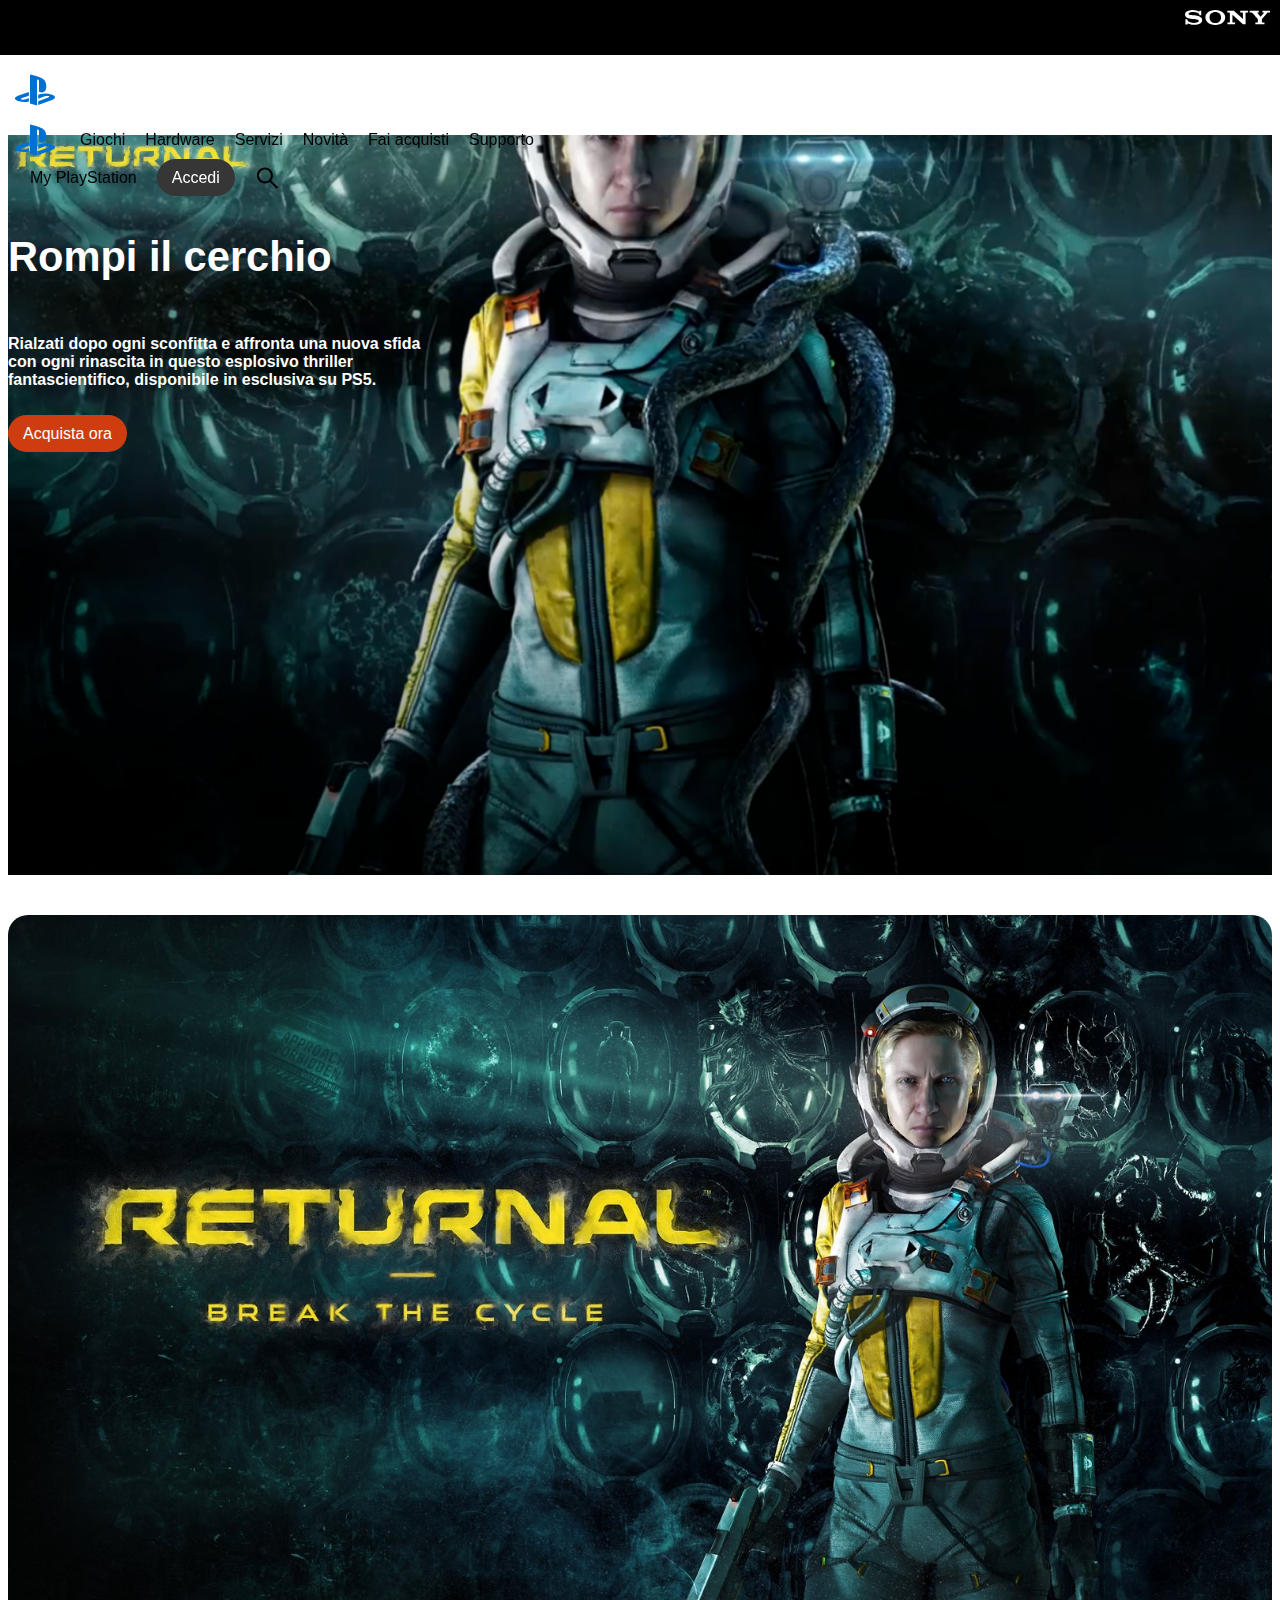
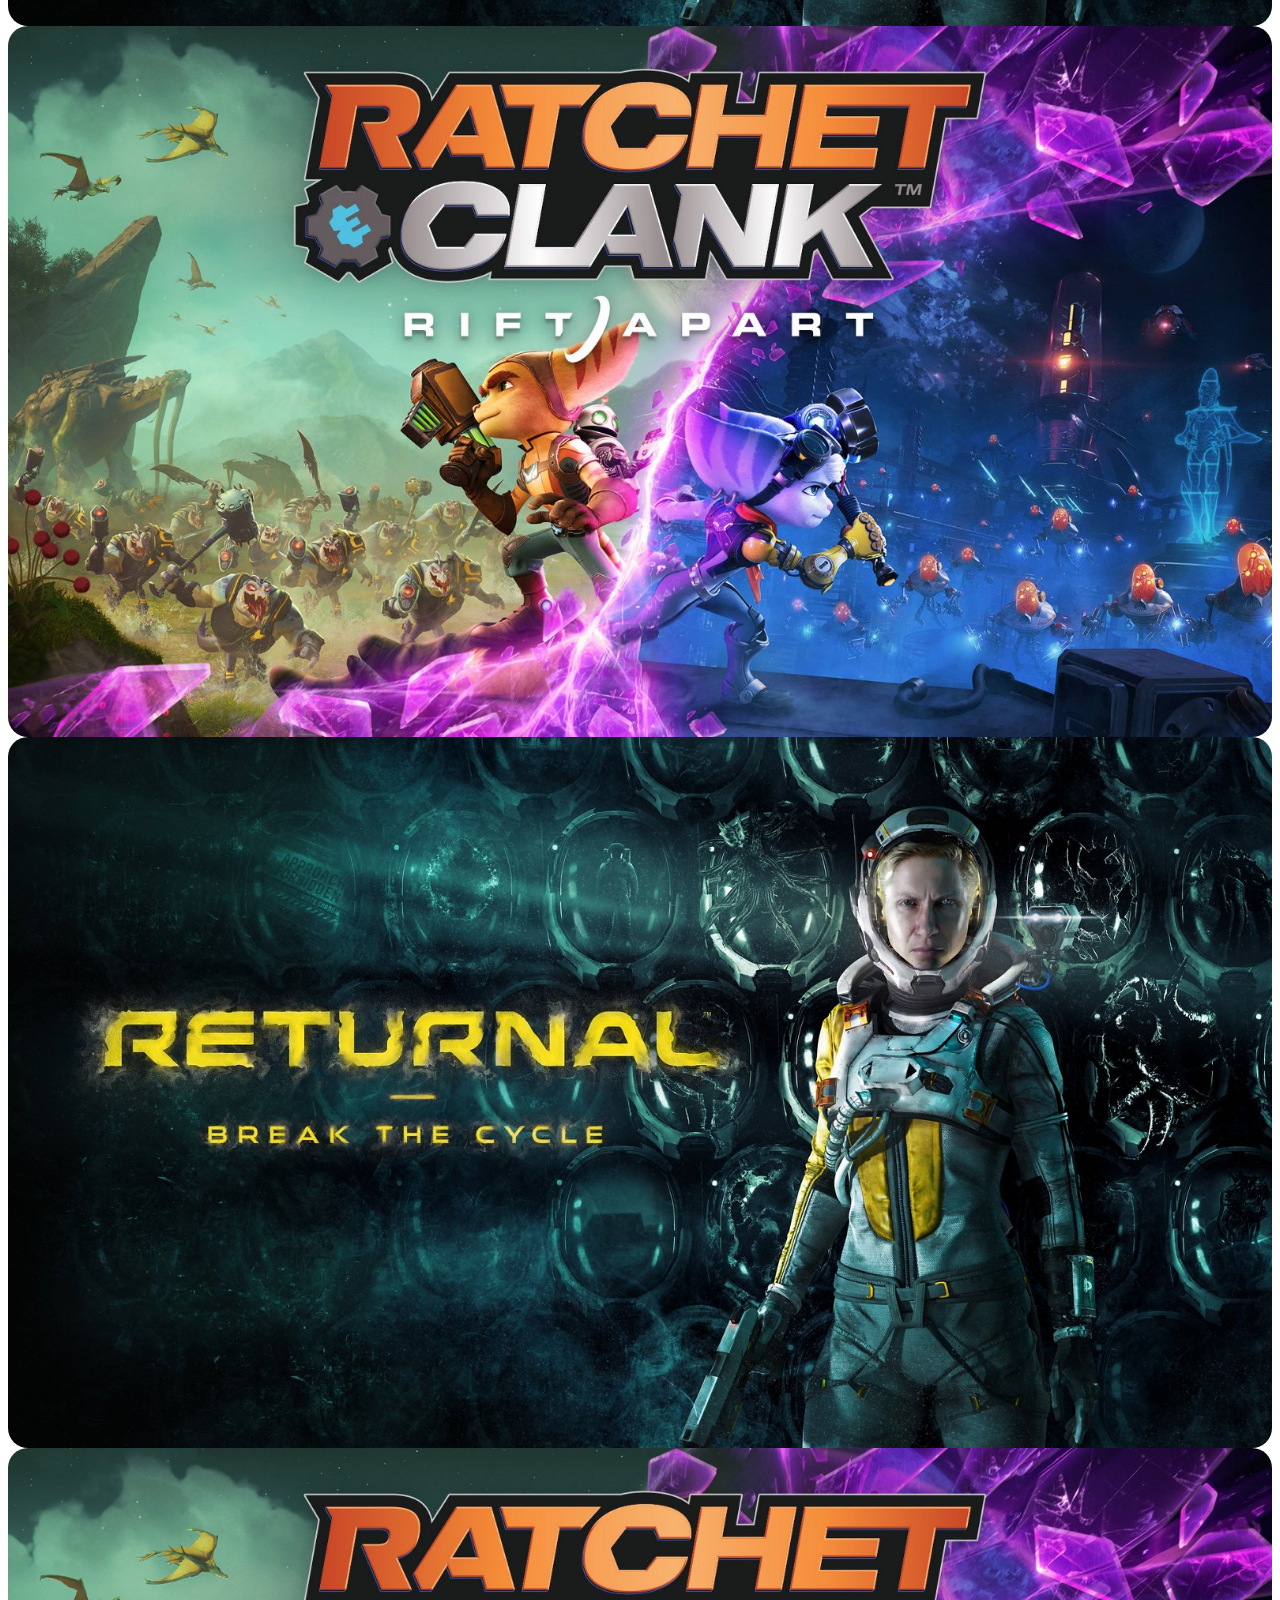
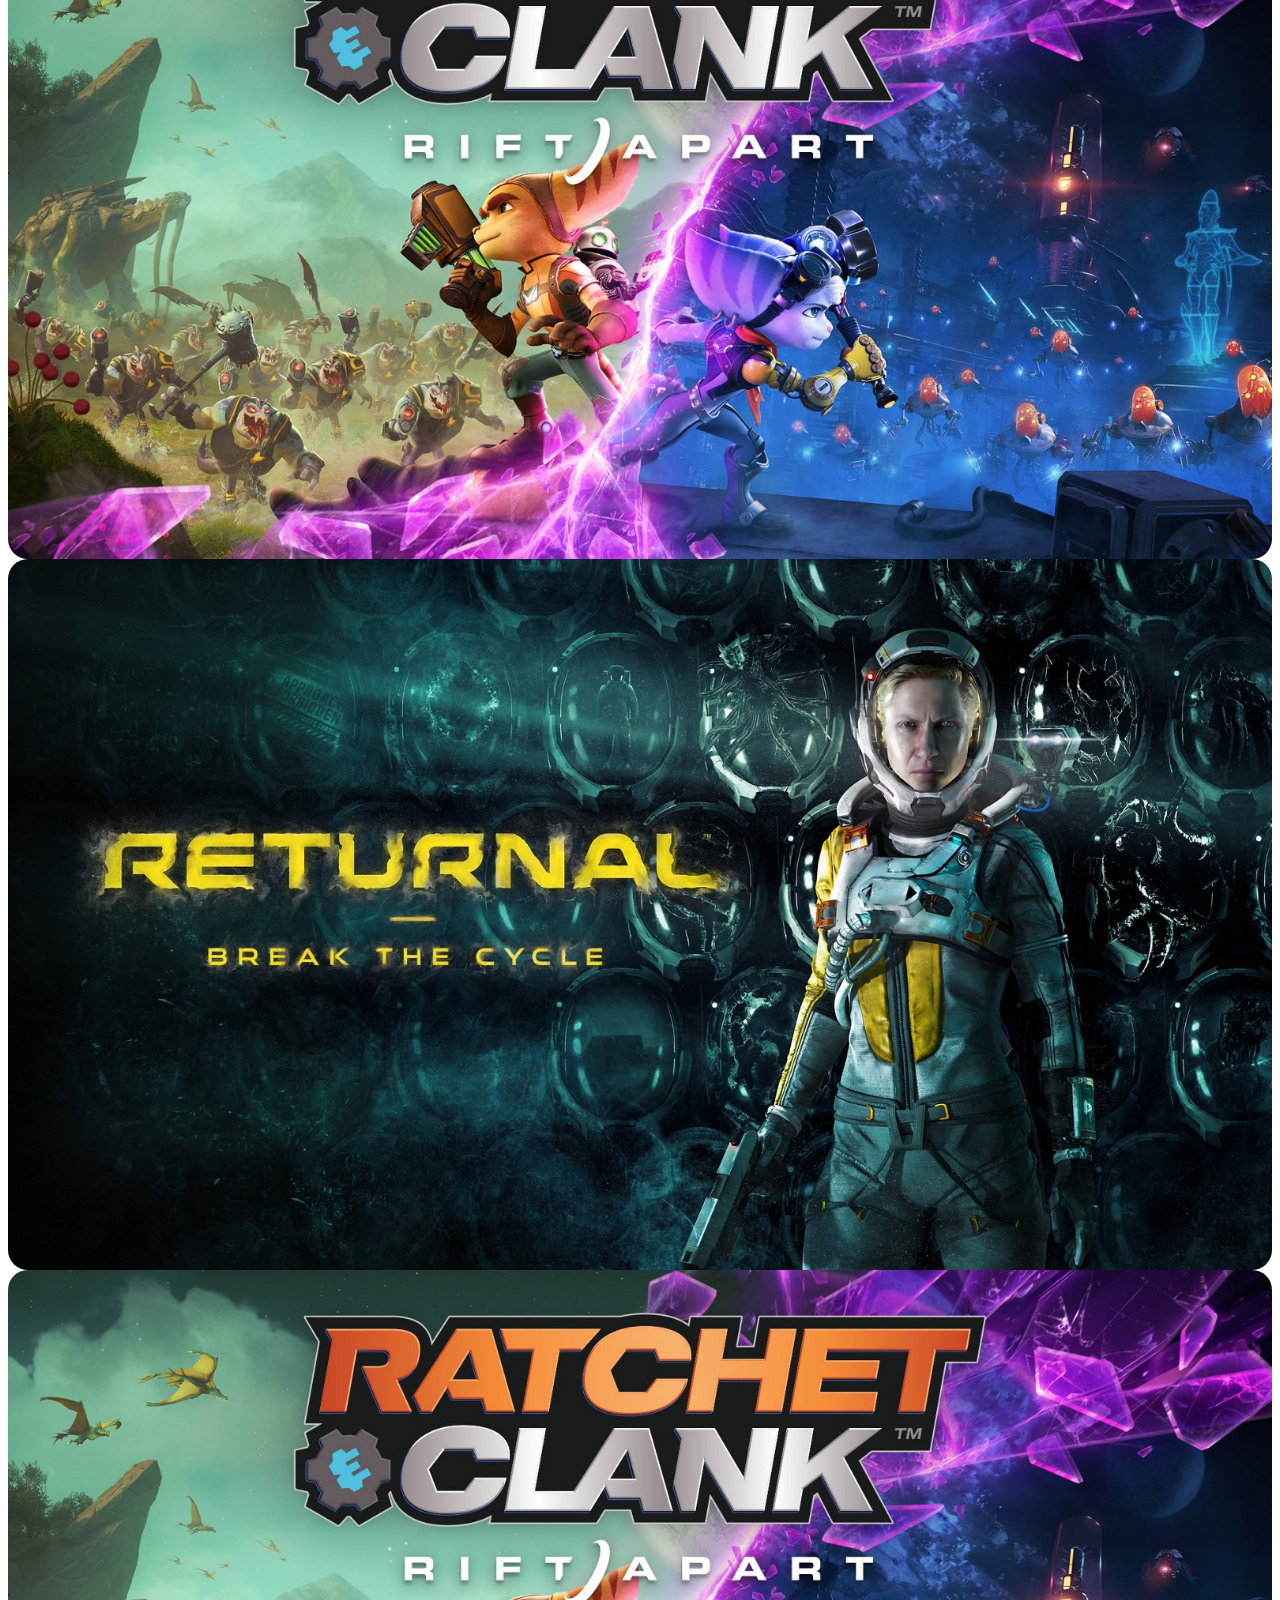
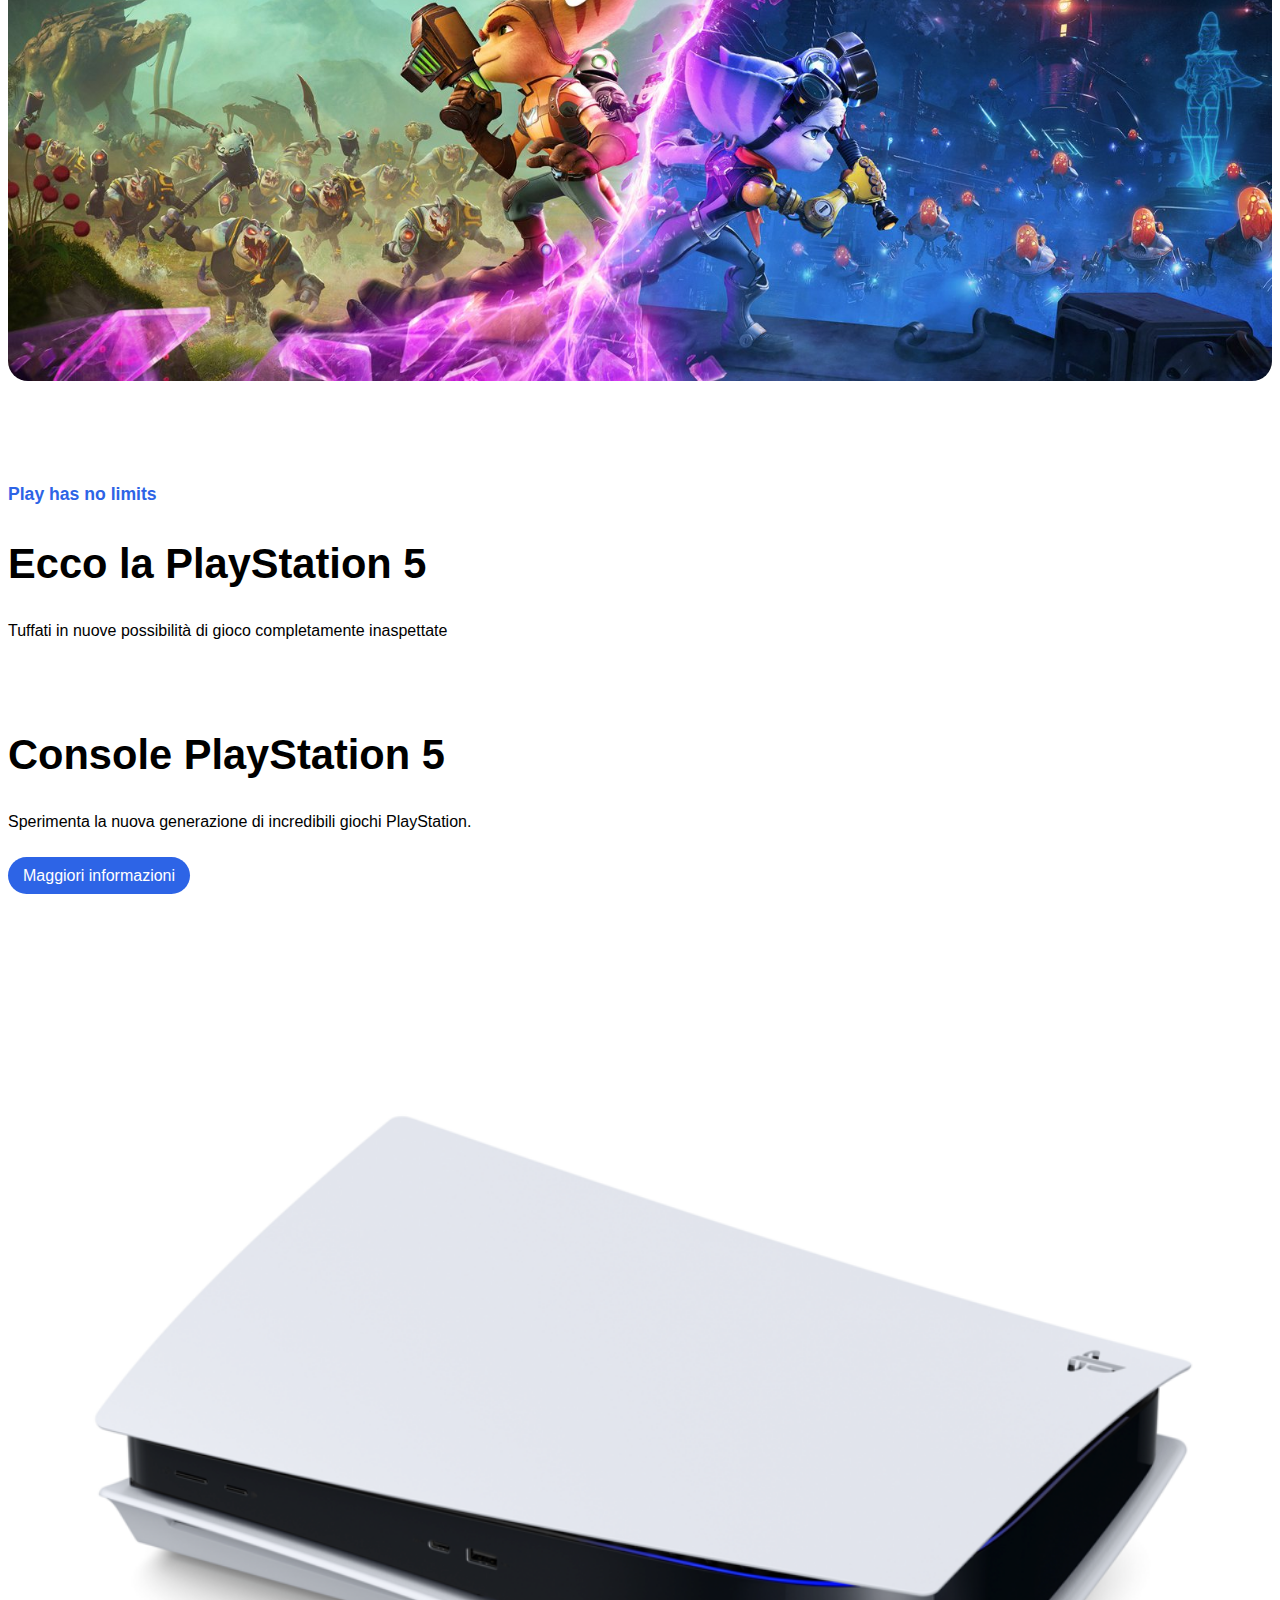
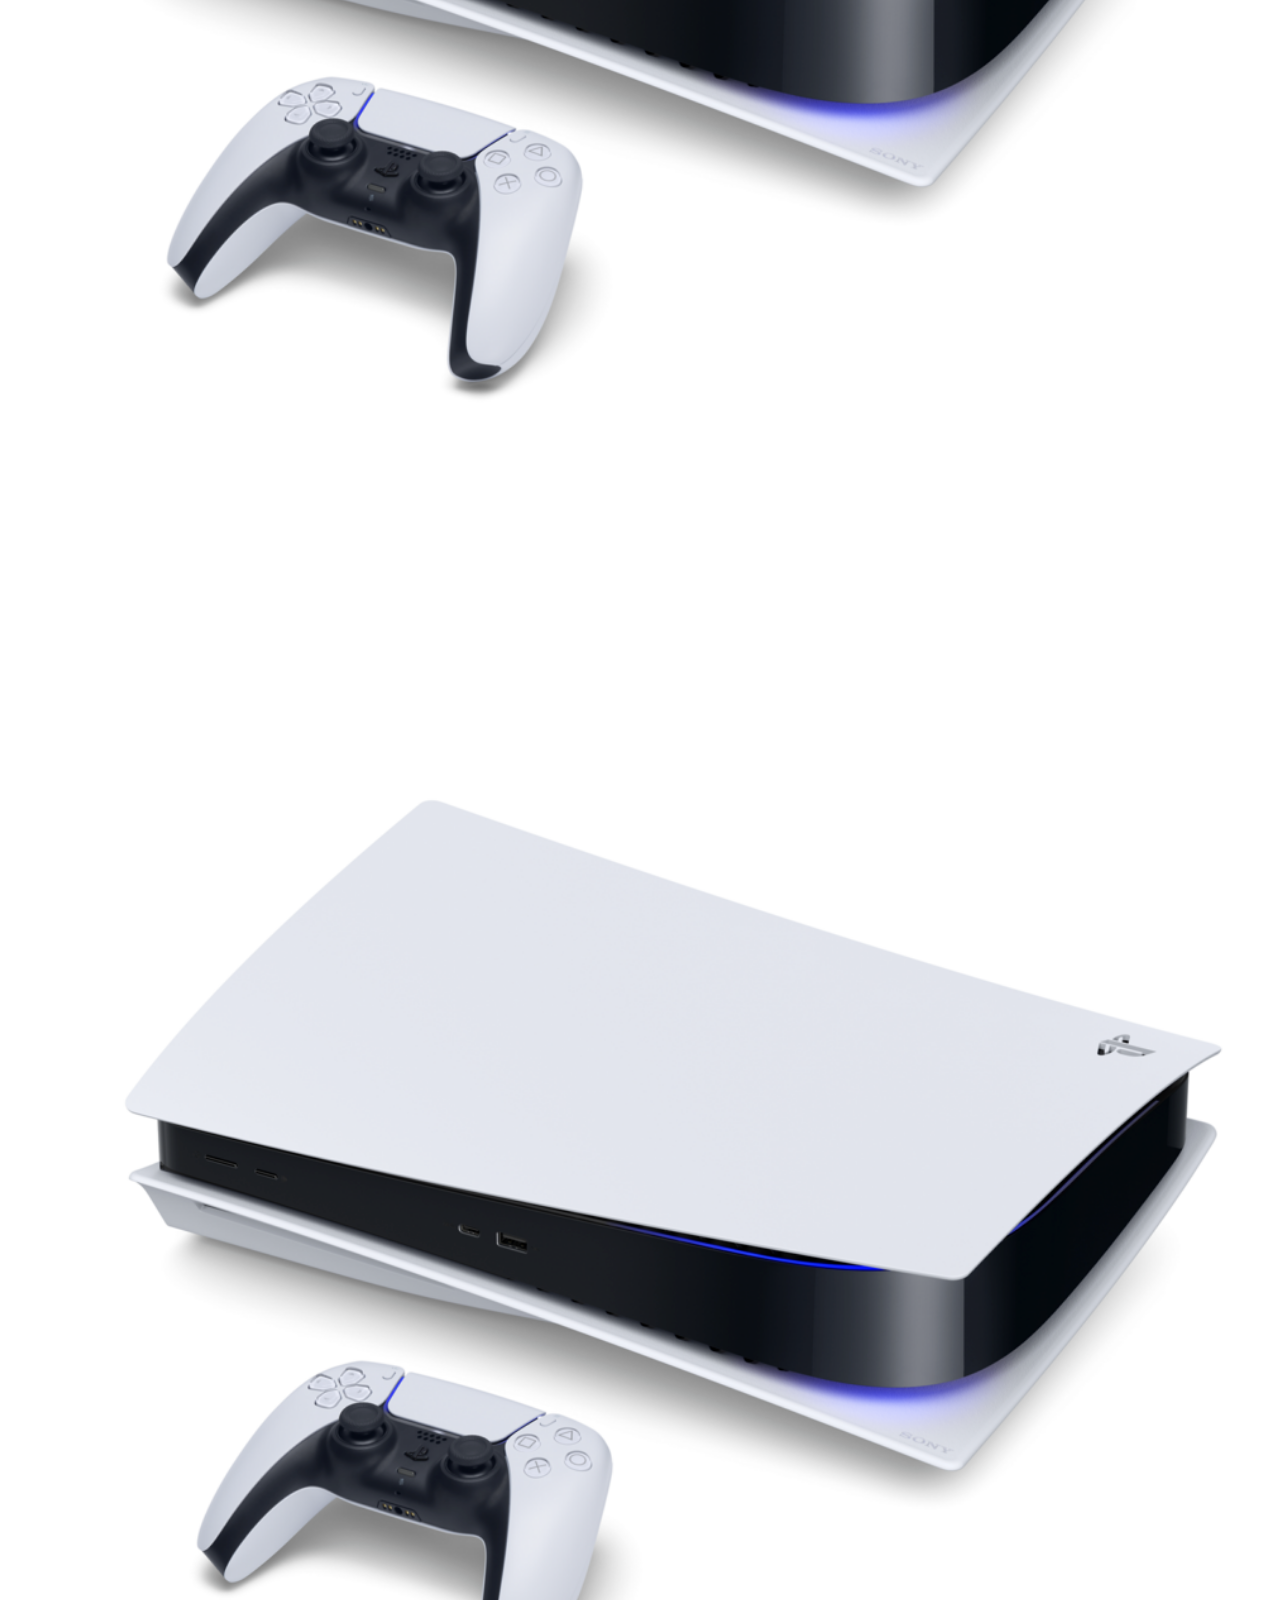
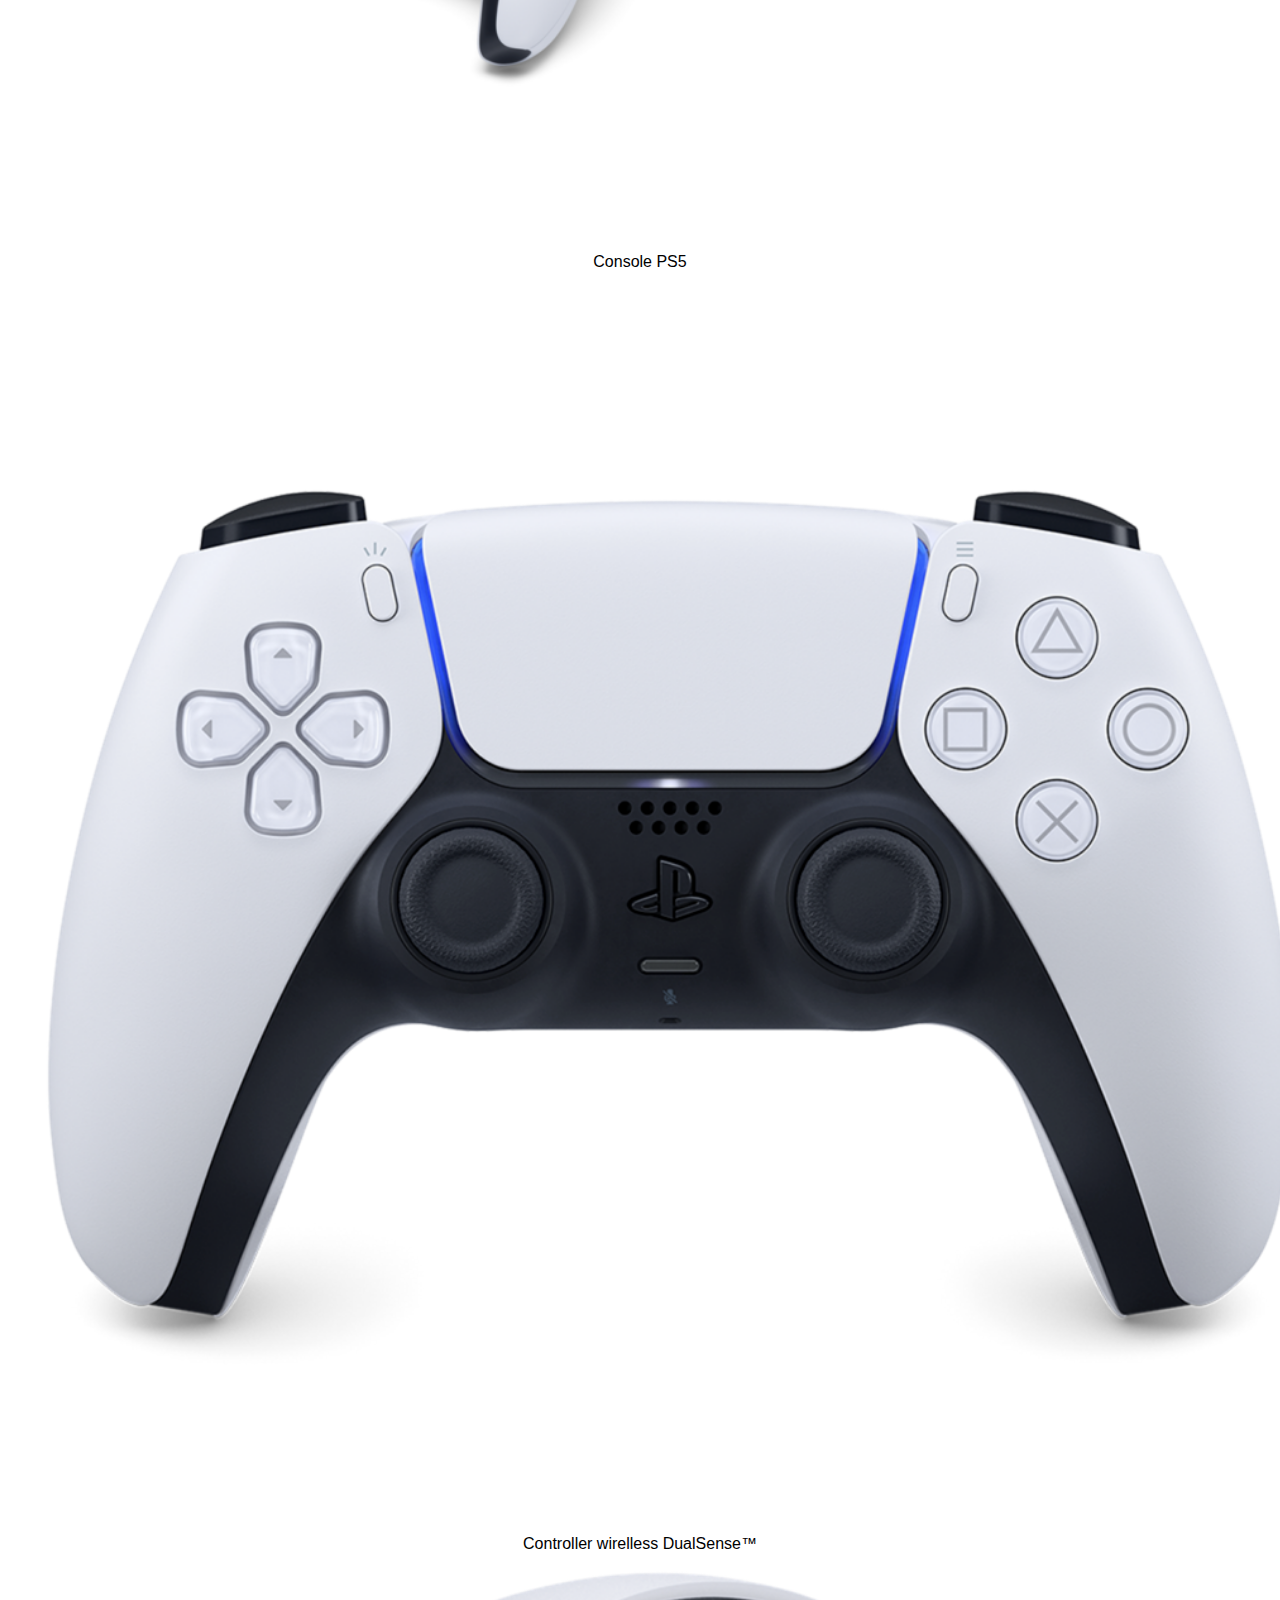
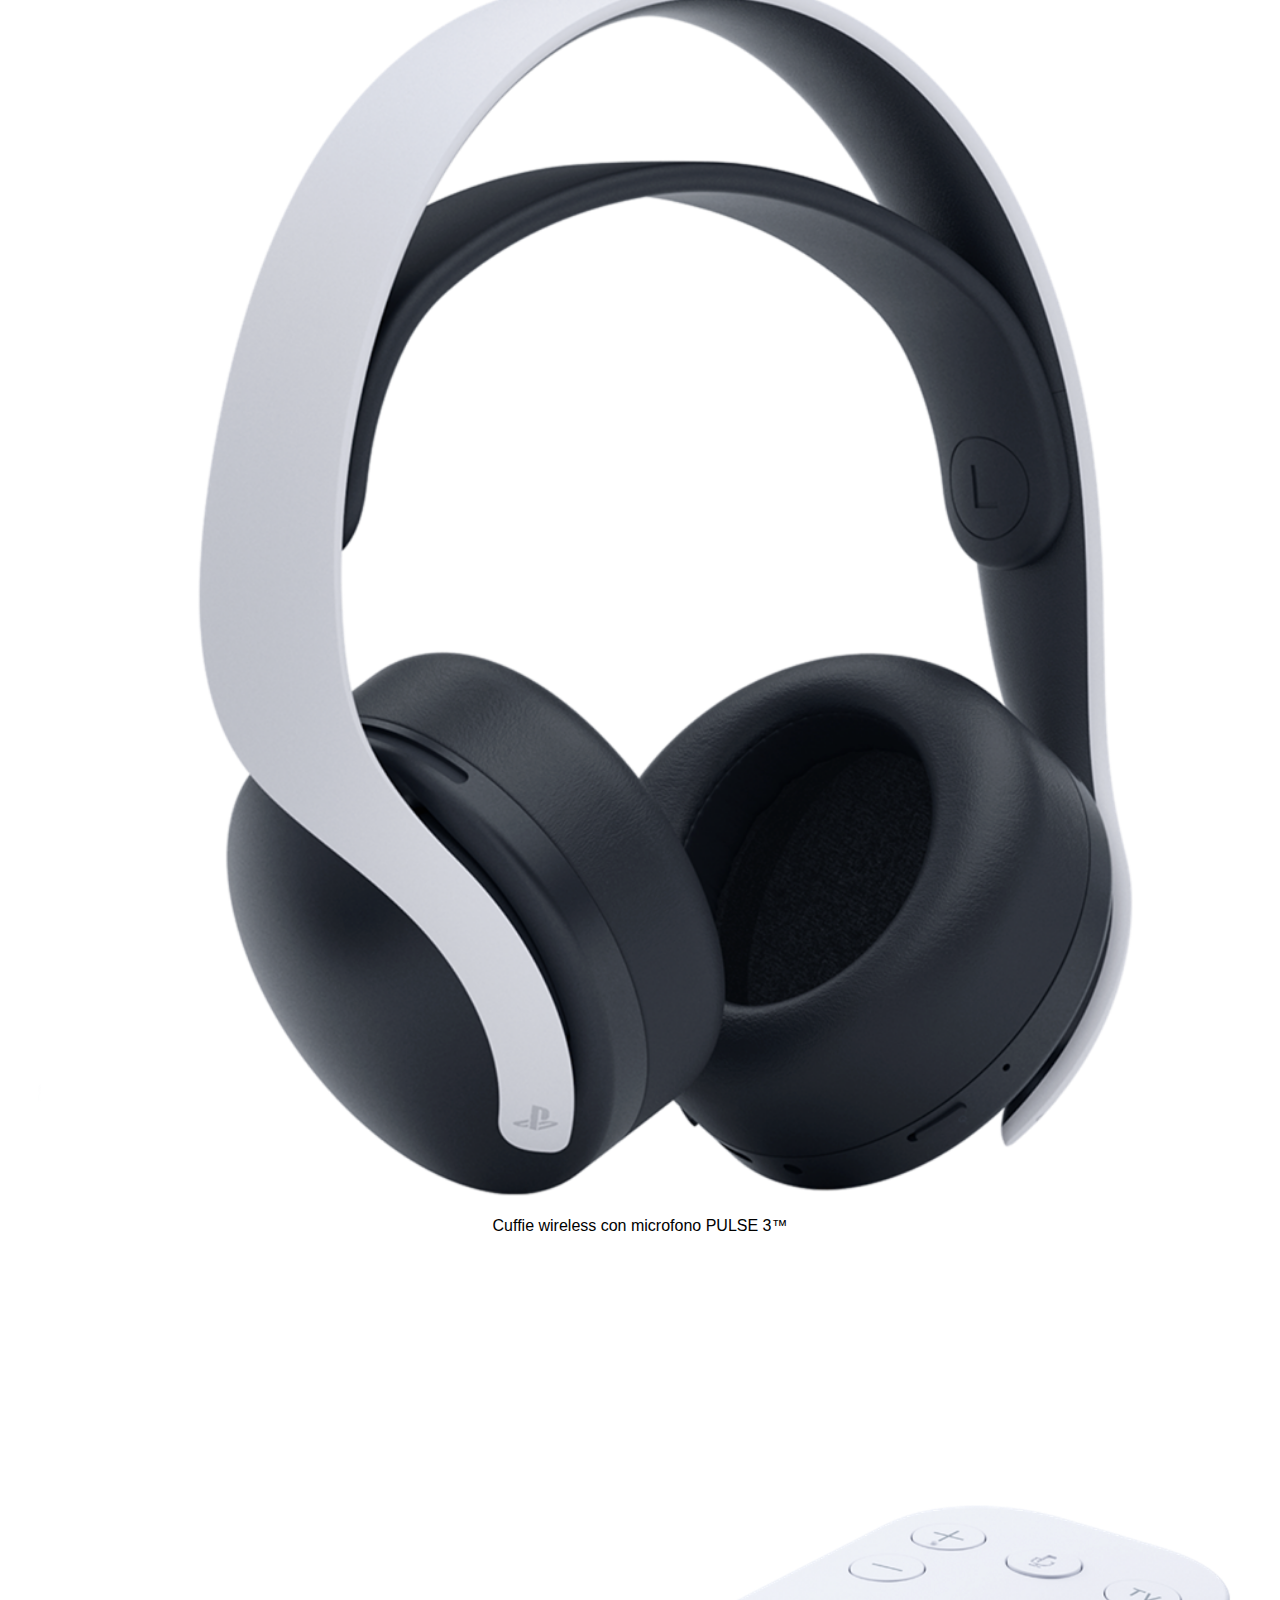
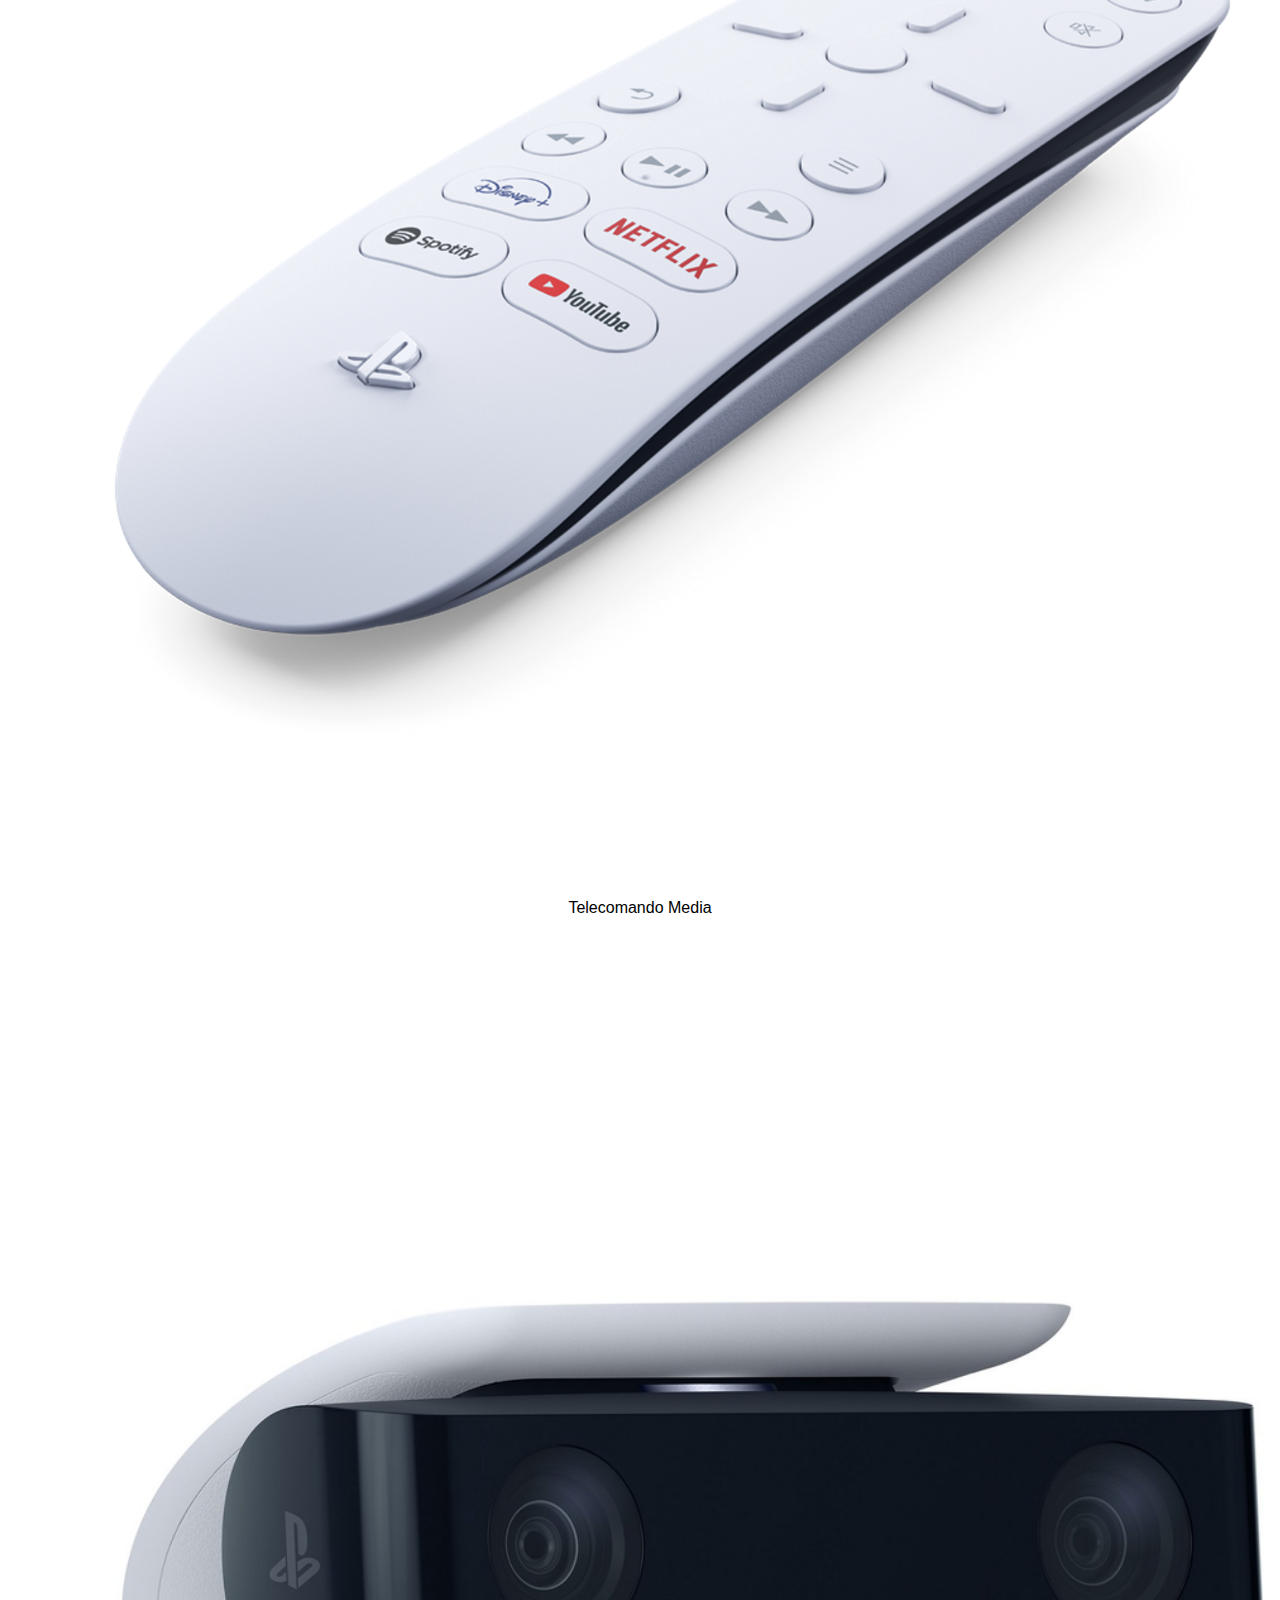
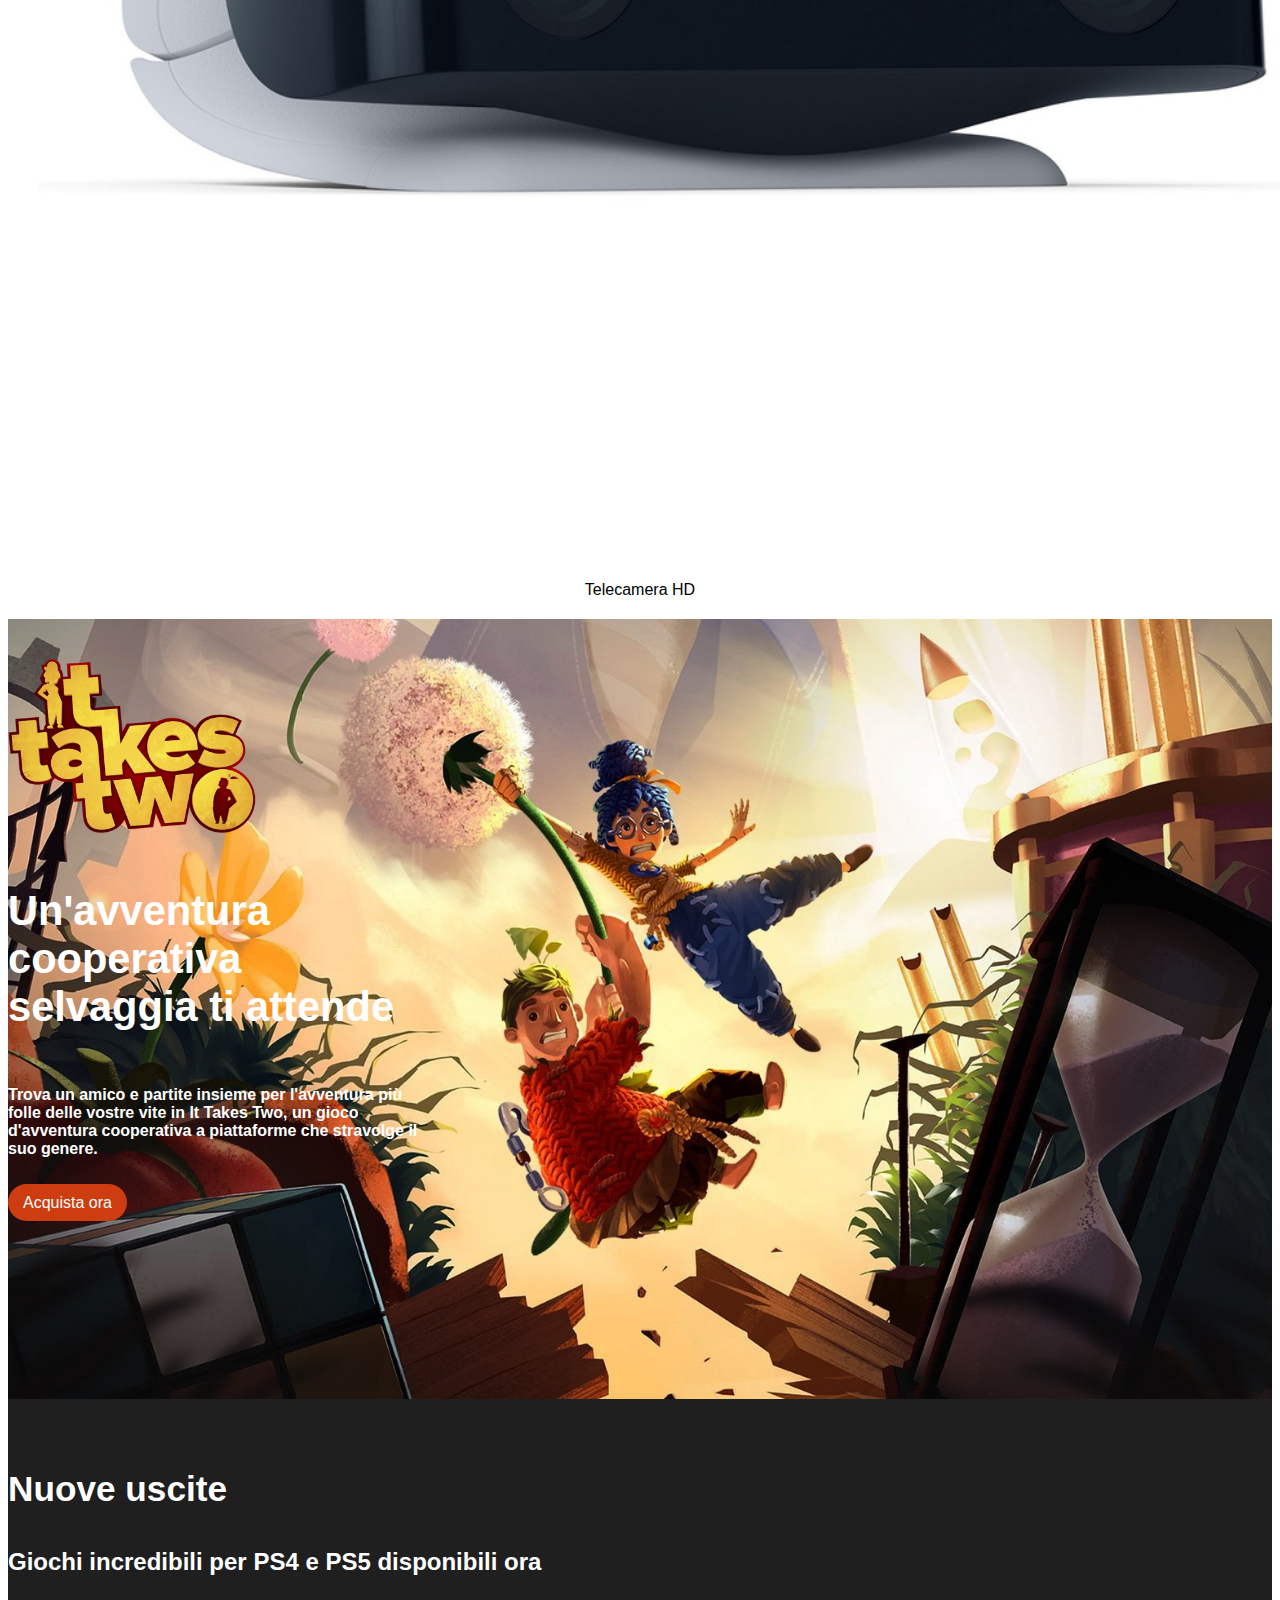
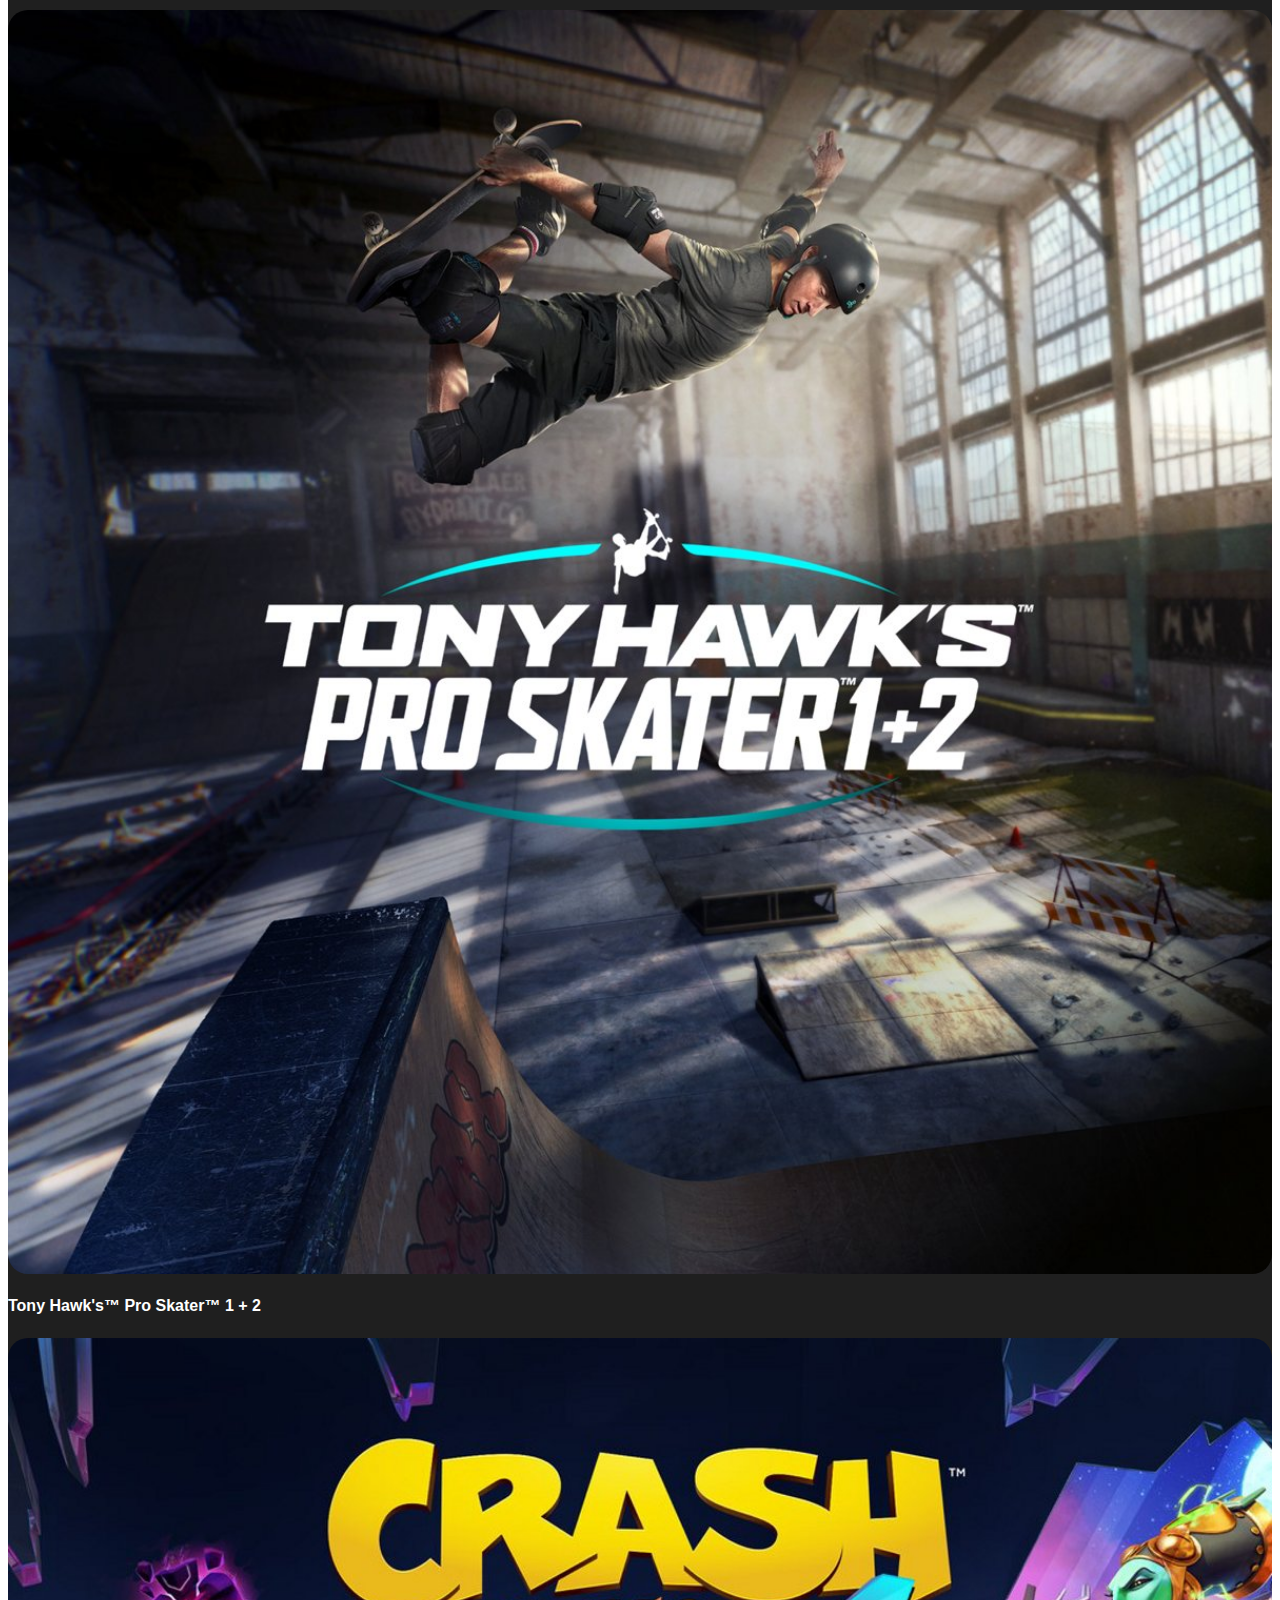
<file: index.html>
<!DOCTYPE html>
<html lang="en">
<head>
    <meta charset="UTF-8">
    <meta http-equiv="X-UA-Compatible" content="IE=edge">
    <meta name="viewport" content="width=device-width, initial-scale=1.0">
    <title>Playstation</title>

    <link href="https://cdn.jsdelivr.net/npm/bootstrap@5.1.3/dist/css/bootstrap.min.css" rel="stylesheet" integrity="sha384-1BmE4kWBq78iYhFldvKuhfTAU6auU8tT94WrHftjDbrCEXSU1oBoqyl2QvZ6jIW3" crossorigin="anonymous">
    <link rel="stylesheet" href="https://cdnjs.cloudflare.com/ajax/libs/font-awesome/6.1.1/css/all.min.css" integrity="sha512-KfkfwYDsLkIlwQp6LFnl8zNdLGxu9YAA1QvwINks4PhcElQSvqcyVLLD9aMhXd13uQjoXtEKNosOWaZqXgel0g==" crossorigin="anonymous" referrerpolicy="no-referrer" />
    <link rel="stylesheet" href="css/style.css">
</head>
<body>
    <!-- HEADER -->
    <header>
        <!-- Top Header -->
        <div class="am-top-header">
            <div class="am-logo-top">
                <img src="img/sony_logo.svg" alt="Brand Sony">
            </div>   
        </div>
        <!-- END Top Header -->

        <!-- Bottom Header -->
        <div class="am-bottom-header">
            <nav>
                <div class="am-burger-menu d-flex d-lg-none">
                    <!-- Logo -->
                    <div class="am-logo-bottom">
                        <a href="#">
                            <img src="img/play_logo.svg" alt="Brand Play Station">
                        </a>
                    </div>

                    <!-- Burger Menu -->
                    <div class="am-burger">
                        <a href="#"><i class="fa-solid fa-bars"></i></a>
                    </div>
                </div>
                
                <!-- Main Menu -->
                <div class="am-main-menu d-none d-lg-flex">
                    <!-- Main Menu Left -->
                    <ul class="am-main-menu-left">
                        <li class="am-logo-bottom">
                            <a href="#">
                                <img src="img/play_logo.svg" alt="Brand Play Station">
                            </a>
                        </li>
                        <li>
                            <a href="#">
                                Giochi <i class="fa-solid fa-angle-down"></i>
                            </a>
                        </li>
                        <li>
                            <a href="#">
                                Hardware <i class="fa-solid fa-angle-down"></i>
                            </a>
                        </li>
                        <li>
                            <a href="#">
                                Servizi <i class="fa-solid fa-angle-down"></i>
                            </a>
                        </li>
                        <li>
                            <a href="#">
                                Novità <i class="fa-solid fa-angle-down"></i>
                            </a>
                        </li>
                        <li>
                            <a href="#">
                                Fai acquisti <i class="fa-solid fa-angle-down"></i>
                            </a>
                        </li>
                        <li>
                            <a href="#">
                                Supporto <i class="fa-solid fa-angle-down"></i>
                            </a>
                        </li>    
                    </ul>
                    <!-- END Main Menu Left -->

                    <!-- Main Menu Right -->
                    <ul class="am-main-menu-right">
                        <li>
                            <a href="#">
                                My PlayStation <i class="fa-solid fa-angle-down"></i>
                            </a>
                        </li>
                        <li>
                            <a class="am-btn am-btn-black" href="#">
                                Accedi
                            </a>
                        </li>
                        <li class="am-icon-lens">
                            <a href="#">
                                <img src="img/lens.svg" alt="Brand Play Station">
                            </a>
                        </li>   
                    </ul>
                    <!-- END Main Menu Right -->
                </div>
            </nav>    
        </div>
        <!-- END Bottom Header -->
    </header>

    <!-- MAIN -->
    <main>
        <!-- Section Jumbo -->
        <section class="am-s-jumbo am-jumbo-img-1 d-flex align-items-end">
            <div class="container">
                <div class="row">
                    <div class="col">
                        <img src="img/returnal-hero-banner-logo.png" alt="Returnal">
                        <h2>
                            Rompi il cerchio
                        </h2>
                        <p>
                            Rialzati dopo ogni sconfitta e affronta una nuova sfida con ogni rinascita  in questo esplosivo thriller fantascientifico, disponibile in esclusiva su PS5.
                        </p>
                        <div class="am-btn-padd">
                            <a class="am-btn am-btn-orange" href="#">Acquista ora</a>
                        </div>
                    </div>
                </div>
            </div>            
        </section>
        <!-- END Section Jumbo -->

        <!-- Section Cover Game -->
        <section>
            <div class="container">
                <!-- Cover Row -->
                <div class="row row-cols-2 row-cols-sm-3 row-cols-lg-6 d-flex g-4">
                    <div class="col">
                        <div class="am-cover">
                            <img src="img/returnal-listing-thumb-01-ps5.jpg" alt="Returnal">
                        </div>
                    </div>
                    <div class="col">
                        <div class="am-cover">
                            <img src="img/ratchet-and-clank-rift-apart-keyart.jpg" alt="Ratchet and Clank - Rift apart keyart">
                        </div>
                    </div>
                    <div class="col">
                        <div class="am-cover">
                            <img src="img/returnal-listing-thumb-01-ps5.jpg" alt="Returnal">
                        </div>
                    </div>
                    <div class="col">
                        <div class="am-cover">
                            <img src="img/ratchet-and-clank-rift-apart-keyart.jpg" alt="Ratchet and Clank - Rift apart keyart">
                        </div>
                    </div>
                    <div class="col">
                        <div class="am-cover">
                            <img src="img/returnal-listing-thumb-01-ps5.jpg" alt="Returnal">
                        </div>
                    </div>
                    <div class="col">
                        <div class="am-cover">
                            <img src="img/ratchet-and-clank-rift-apart-keyart.jpg" alt="Ratchet and Clank - Rift apart keyart">
                        </div>
                    </div>      
                </div>
                <!-- END Cover Row -->
            </div>
        </section>
        <!-- END Section Cover Game -->

        <!-- Section PlayStation Presentation -->
        <section class="am-padd">
            <div class="container">
                <!-- Row -->
                <div class="am-padd">
                    <div class="row text-center">
                        <div>
                            <h4 class="text-uppercase am-lightblue">
                                Play has no limits
                            </h4>
                            <h2>
                                Ecco la PlayStation 5
                            </h2>
                            <p class="fs-5 lh-1">
                                Tuffati in nuove possibilità di gioco completamente inaspettate
                            </p>
                        </div>
                    </div>
                </div>
                <!-- END Row -->

                <!-- Row -->
                <div class="am-padd">
                    <div class="row d-flex align-items-center">
                        <div class="col-12 col-md-5">
                            <div>
                                <h2>
                                    Console PlayStation 5
                                </h2>
                                <p class="fs-5 lh-1">
                                    Sperimenta la nuova generazione di incredibili giochi PlayStation.
                                </p>
                                <div class="am-btn-padd">
                                    <a class="am-btn am-btn-lightblue" href="#">Maggiori informazioni</a>
                                </div>
                            </div>
                        </div>
                        <div class="col-12 col-md-7">
                            <img src="img/playstation-5-thumb.png" alt="PlayStation 5">
                        </div>
    
                    </div>
                </div>
                <!-- END Row -->

                <!-- Row -->
                <div class="amm-padd">
                    <div class="row row-cols-3 row-cols-md-5 g-4 d-flex">
                        <div class="col">
                            <div class="am-card-ps">
                                <img src="img/playstation-5-thumb.png" alt="PlayStation 5">
                                <div class="am-card-body">
                                    <a href="#">Console PS5</a>
                                </div>
                            </div>
                        </div>

                        <div class="col am-bottom-border">
                            <div class="am-card-ps">
                                <img src="img/joypad-thumb.png" alt="Joypad PS5">
                                <div class="am-card-body">
                                    <a href="#">Controller wirelless DualSense&trade;</a>
                                </div>
                            </div>
                        </div>

                        <div class="col am-bottom-border">
                            <div class="am-card-ps">
                                <img src="img/headset-thumb.png" alt="Headset PS5">
                                <div class="am-card-body">
                                    <a href="#">Cuffie wireless con microfono PULSE 3&trade;</a>
                                </div>
                            </div>
                        </div>

                        <div class="col">
                            <div class="am-card-ps">
                                <img src="img/remote-thumb.png" alt="Remote PS5">
                                <div class="am-card-body">
                                    <a href="#">Telecomando Media</a>
                                </div>
                            </div>
                        </div>

                        <div class="col">
                            <div class="am-card-ps">
                                <img src="img/camera-thumb.jpg" alt="Camera PS5">
                                <div class="am-card-body">
                                    <a href="#">Telecamera HD</a>
                                </div>
                            </div>
                        </div>
                    </div>   
                 </div>
                 <!-- END Row -->

            </div>
        </section>
        <!-- END Section PlayStation Presentation -->

        <!-- Section Jumbo 2 -->
        <section class="am-s-jumbo am-jumbo-img-2 d-flex align-items-end">
            <div class="container">
                <div class="row">
                    <div class="col">
                        <img src="img/it-takes-two-logo.png" alt="Returnal">
                        <h2>
                            Un'avventura cooperativa selvaggia ti attende
                        </h2>
                        <p>
                            Trova un amico e partite insieme per l'avventura più folle delle vostre vite in It Takes Two, un gioco d'avventura cooperativa a piattaforme che stravolge il suo genere.
                        </p>
                        <div class="am-btn-padd">
                            <a class="am-btn am-btn-orange" href="#">Acquista ora</a>
                        </div>
                    </div>
                </div>
            </div>            
        </section>
        <!-- END Section Jumbo 2 -->

        <!-- Section Covers News -->
        <section class="am-s-grey-dark">
            <div class="container">
                <div class="am-header-small">
                    <h2>
                        Nuove uscite
                    </h2>
                    <h3>
                        Giochi incredibili per PS4 e PS5 disponibili ora
                    </h3>
                </div>
                <div class="row row-cols-2 row-cols-sm-3 row-cols-lg-6 g-3 d-flex">
                    <div class="col">
                        <div class="am-cover-square">
                            <div class="am-img-square">
                                <img src="img/tony-hawks-pro-skater-1-2-store-art.jpg" alt="Tony Hawk's">                                
                            </div>
                            <h2>
                                Tony Hawk's&trade; Pro Skater&trade; 1 + 2
                            </h2>
                        </div>
                    </div>

                    <div class="col">
                        <div class="am-cover-square">
                            <div class="am-img-square">
                                <img src="img/crash-bandicoot-4-its-about-time-store-art.jpg" alt="Crash Bandicoot 4">                                
                            </div>
                            <h2>
                                Crash Bandicoot 4: It's About Time
                            </h2>
                        </div>
                    </div>

                    <div class="col">
                        <div class="am-cover-square">
                            <div class="am-img-square">
                                <img src="img/tony-hawks-pro-skater-1-2-store-art.jpg" alt="Tony Hawk's">                                
                            </div>
                            <h2>
                                Tony Hawk's&trade; Pro Skater&trade; 1 + 2
                            </h2>
                        </div>
                    </div>

                    <div class="col">
                        <div class="am-cover-square">
                            <div class="am-img-square">
                                <img src="img/crash-bandicoot-4-its-about-time-store-art.jpg" alt="Crash Bandicoot 4">                                
                            </div>
                            <h2>
                                Crash Bandicoot 4: It's About Time
                            </h2>
                        </div>
                    </div>

                    <div class="col">
                        <div class="am-cover-square">
                            <div class="am-img-square">
                                <img src="img/tony-hawks-pro-skater-1-2-store-art.jpg" alt="Tony Hawk's">                                
                            </div>
                            <h2>
                                Tony Hawk's&trade; Pro Skater&trade; 1 + 2
                            </h2>
                        </div>
                    </div>

                    <div class="col">
                        <div class="am-cover-square">
                            <div class="am-img-square">
                                <img src="img/crash-bandicoot-4-its-about-time-store-art.jpg" alt="Crash Bandicoot 4">                                
                            </div>
                            <h2>
                                Crash Bandicoot 4: It's About Time
                            </h2>
                        </div>
                    </div>

                    <div class="col">
                        <div class="am-cover-square">
                            <div class="am-img-square">
                                <img src="img/tony-hawks-pro-skater-1-2-store-art.jpg" alt="Tony Hawk's">                                
                            </div>
                            <h2>
                                Tony Hawk's&trade; Pro Skater&trade; 1 + 2
                            </h2>
                        </div>
                    </div>

                    <div class="col">
                        <div class="am-cover-square">
                            <div class="am-img-square">
                                <img src="img/crash-bandicoot-4-its-about-time-store-art.jpg" alt="Crash Bandicoot 4">                                
                            </div>
                            <h2>
                                Crash Bandicoot 4: It's About Time
                            </h2>
                        </div>
                    </div>

                    <div class="col">
                        <div class="am-cover-square">
                            <div class="am-img-square">
                                <img src="img/tony-hawks-pro-skater-1-2-store-art.jpg" alt="Tony Hawk's">                                
                            </div>
                            <h2>
                                Tony Hawk's&trade; Pro Skater&trade; 1 + 2
                            </h2>
                        </div>
                    </div>

                    <div class="col">
                        <div class="am-cover-square">
                            <div class="am-img-square">
                                <img src="img/crash-bandicoot-4-its-about-time-store-art.jpg" alt="Crash Bandicoot 4">                                
                            </div>
                            <h2>
                                Crash Bandicoot 4: It's About Time
                            </h2>
                        </div>
                    </div>

                    <div class="col">
                        <div class="am-cover-square">
                            <div class="am-img-square">
                                <img src="img/tony-hawks-pro-skater-1-2-store-art.jpg" alt="Tony Hawk's">                                
                            </div>
                            <h2>
                                Tony Hawk's&trade; Pro Skater&trade; 1 + 2
                            </h2>
                        </div>
                    </div>

                    <div class="col">
                        <div class="am-cover-square">
                            <div class="am-img-square">
                                <img src="img/crash-bandicoot-4-its-about-time-store-art.jpg" alt="Crash Bandicoot 4">                                
                            </div>
                            <h2>
                                Crash Bandicoot 4: It's About Time
                            </h2>
                        </div>
                    </div>

                    

                </div>

            </div>
        </section>
        <!-- END Section Covers News -->

        <!-- Section Playstation 4 -->
        <section class="am-padd">
            <div class="container">
                <!-- Row -->
                <div class="am-padd">
                    <div class="row text-center">
                        <div>                        
                            <h2>
                                Ecco la PlayStation<sup>&reg;</sup> 4
                            </h2>
                            <p class="fs-5 lh-1">
                                Giochi incredibili e intrattenimento senza fine.<br>
                                Non c'è mai stato un momento migliore per giocare sulla tua PS4.
                            </p>
                        </div>
                    </div>
                </div>
                <!-- END Row -->

                <!-- Row -->
                <div class="am-padd">
                    <div class="row row-cols-1 row-cols-md-3 g-3 d-flex">
                        <!-- Column -->
                        <div class="col">
                            <div class="am-card-base">
                                <div>
                                    <img src="img/ps4-slim-homepage-image-block.jpg" alt="PlayStation 4 Slim">
                                </div>
                                <h2>
                                    PlayStation 4
                                </h2>
                                <p class="fs-5 lh-sm">
                                    Giochi incredibili live su PS4, con 1 TB di spazio di archiviazione.
                                </p>
                                <div class="am-btn-padd">
                                    <a class="am-btn am-btn-lightblue" href="#">Scopri di più</a>
                                </div>
                            </div>
                        </div>
                        <!-- END Column -->
    
                        <!-- Column -->
                        <div class="col">
                            <div class="am-card-base">
                                <div>
                                    <img src="img/double11-202010-tw-psvr.jpg" alt="PlayStation VR">
                                </div>
                                <h2>
                                    PlayStation VR
                                </h2>
                                <p class="fs-5 lh-sm">
                                    Oltre 500 titoli ed esperienze di gioco. Scoprili tutti.
                                </p>
                                <div class="am-btn-padd">
                                    <a class="am-btn am-btn-lightblue" href="#">Scopri di più</a>
                                </div>
                            </div>
                        </div>
                        <!-- END Column -->
    
                        <!-- Column -->
                        <div class="col">
                            <div class="am-card-base">
                                <div>
                                    <img src="img/dualshock-4-listing-thumb.jpg" alt="Dualshock PS4">
                                </div>
                                <h2>
                                    Accessori
                                </h2>
                                <p class="fs-5 lh-sm">
                                    Migliora la tua esperienza PS4 con una gamma di accessori ufficiali.
                                </p>
                                <div class="am-btn-padd">
                                    <a class="am-btn am-btn-lightblue" href="#">Scopri di più</a>
                                </div>
                            </div>
                        </div>
                        <!-- END Column -->
    
                    </div>
                </div>
                <!-- END Row -->
            </div>
        </section>
        <!-- END Section Playstation 4 -->

        <!-- Section PlayStation Plus -->
        <section class="am-padd-0 am-s-grey-ps">
            <div class="container">
                <div class="row align-items-center">
                    <div class="col col-md-6">
                        <div class="am-img-logo-ps">
                            <img src="img/ps-plus-logo.png" alt="Playstation Plus">
                        </div>
                        <p>
                            Migliora la tua esperienza PlayStation con l'accesso a multigiocatore online, giochi mensili, sconti esclusivi e altro ancora.
                        </p>
                        <div class="am-btn-padd">
                            <a class="am-btn am-btn-grey" href="#">Esplora PlayStation Plus</a>
                        </div>

                    </div>

                    <div class="col col-md-6 d-none d-md-block">
                        <img src="img/ps-plus-april-monthly-games-featured-image-block.png" alt="PS Plus - Game">
                    </div>
                </div>
            </div>
        </section>
        <!-- END Section PlayStation Plus -->

        <!-- Section Playstation Store -->
        <section class="am-padd">
            <div class="container">
                <!-- Row -->
                <div class="am-padd">
                    <div class="row text-center">
                        <div>                        
                            <h2>
                                Nuovi sconti sul PlayStation Store
                            </h2>
                            <p class="fs-5 lh-1">
                                Sconti pazzeschi, collezioni curate e saldi stagionali su PS5, PS4 e PS VR, tutti in un unico posto.
                            </p>
                        </div>
                    </div>
                </div>
                <!-- END Row -->

                <!-- Row -->
                <div class="am-padd">
                    <div class="row row-cols-1 row-cols-md-3 g-3 d-flex">
                        <!-- Column -->
                        <div class="col">
                            <div class="am-card-base">
                                <div>
                                    <img src="img/playstation-store-games-under-20-spotlight.jpg" alt="PS Store Game Under 20">
                                </div>
                            </div>
                        </div>
                        <!-- END Column -->
    
                        <!-- Column -->
                        <div class="col">
                            <div class="am-card-base">
                                <div>
                                    <img src="img/playstation-store-golden-week-sale-spotlight.jpg" alt="PS Store Golden Week">
                                </div>
                            </div>
                        </div>
                        <!-- END Column -->
    
                        <!-- Column -->
                        <div class="col">
                            <div class="am-card-base">
                                <div>
                                    <img src="img/playstation-store-free-to-play-spotlight.png" alt="PS Store Free Play">
                                </div>                           
                            </div>
                        </div>
                        <!-- END Column -->
    
                    </div>
                </div>
                <!-- END Row -->
            </div>
        </section>
        <!-- END Section Playstation Store -->

        <!-- Section PlayStation Now -->
        <section class="am-padd-0 am-s-blue-ps">
            <div class="container">
                <div class="row align-items-center">
                    <div class="col col-md-6">
                        <div class="am-img-logo-ps">
                            <img src="img/ps-now-logo-two-column.png" alt="Playstation Now">
                        </div>
                        <p>
                            Ottieni l'accesso immediato a una vastissima raccolta di oltre 800 giochi per PS4, PS3 e PS2 su PS4 o PC Windows, con nuovi titoli aggiunti ogni mese.
                        </p>
                        <div class="am-btn-padd">
                            <a class="am-btn am-btn-white" href="#">Esplora PlayStation Now</a>
                        </div>

                    </div>

                    <div class="col col-md-6 d-none d-md-block">
                        <img src="img/ps-now-april-featured-image-block.png" alt="PS Now - Game">
                    </div>
                </div>
            </div>
        </section>
        <!-- END Section PlayStation Now -->

        <!-- Section Social Icon -->
        <section>
            <div class="container">
                <div class="row">
                    <div class="am-header-small text-center">
                        <h2>
                            Seguici sui social media
                        </h2>
                    </div>
                </div>
                <!-- Social Icon -->
                <div class="am-icon-social">
                    <div class="row row-cols-2 row-cols-sm-4 g-3 ">
                        <div class="col">
                            <a href="#"><img src="img/twitter.jpg" alt="Twitter"></a>
                        </div>
                        <div class="col">
                            <a href="#"><img src="img/facebook.jpg" alt="Facebook"></a>
                        </div>
                        <div class="col">
                            <a href="#"><img src="img/instagram.jpg" alt="Instagram"></a>
                        </div>
                        <div class="col">
                            <a href="#"><img src="img/youtube.png" alt="Youtube"></a>
                        </div>                    
                    </div>
                </div>
                <!-- END Social Icon -->
            </div>
        </section>
        <!-- END Section Social Icon -->

    </main>
    
    <!-- FOOTER -->
    <footer class="am-s-lightblue-ps">
        <div class="container">
            <!-- Footer Top -->
            <div class="row row-cols-1 row-cols-lg-2">
                <!-- Brand and Language -->
                <div class="col">
                    <div class="am-brand-footer">
                        <div>
                            <img src="img/ps-footer.svg" alt="Logo PlayStation">
                        </div>
                        <div class="am-language d-flex align-items-center">
                            <div class="am-language-img">
                                <img src="img/language-globe.svg" alt="Language">
                            </div>
                            <div>
                                Country / Region: <a href="#">Italy</a>
                            </div>
                        </div>
                    </div>
                </div>
                <!-- END Brand and Language -->

                <!-- Menu Footer -->
                <div class="col">
                    <!-- Row -->
                    <div class="row row-cols-1 row-cols-md-3">
                        <!-- Column -->
                        <div class="col">
                            <div class="am-menu-footer">
                                <ul>
                                    <li>
                                        <a href="#">Link footer n</a>
                                    </li>
                                    <li>
                                        <a href="#">Link footer n</a>
                                    </li>
                                    <li>
                                        <a href="#">Link footer n</a>
                                    </li>
                                    <li>
                                        <a href="#">Link footer n</a>
                                    </li>
                                    <li>
                                        <a href="#">Link footer n</a>
                                    </li>
                                </ul>
                            </div>
                        </div>
                        <!-- END Column -->

                        <!-- Column -->
                        <div class="col">
                            <div class="am-menu-footer">
                                <ul>
                                    <li>
                                        <a href="#">Link footer n</a>
                                    </li>
                                    <li>
                                        <a href="#">Link footer n</a>
                                    </li>
                                    <li>
                                        <a href="#">Link footer n</a>
                                    </li>
                                    <li>
                                        <a href="#">Link footer n</a>
                                    </li>
                                    <li>
                                        <a href="#">Link footer n</a>
                                    </li>
                                    <li>
                                        <a href="#">Link footer n</a>
                                    </li>
                                    <li>
                                        <a href="#">Link footer n</a>
                                    </li>
                                </ul>
                            </div>
                        </div>
                        <!-- END Column -->

                        <!-- Column -->
                        <div class="col">
                            <div class="am-menu-footer">
                                <ul>
                                    <li>
                                        <a href="#">Link footer n</a>
                                    </li>
                                    <li>
                                        <a href="#">Link footer n</a>
                                    </li>
                                    <li>
                                        <a href="#">Link footer n</a>
                                    </li>                                    
                                </ul>
                            </div>
                        </div>
                        <!-- END Column -->
                    </div>
                    <!-- END Row -->
                </div>
                <!-- Menu Footer -->
            </div>
            <!-- END Footer Top -->

            <!-- Copyright -->
            <div class="row">
                <div class="col">
                    <div class="am-copy-footer">
                        <img src="img/sie-logo.svg" alt="Sie logo Sony">
                        <p>
                            Website &copy;2021 Sony Interative Entertainment Europe Limited. Tutti i contenuti, nomi dei giochi, nomi commerciali e/o di abbigliamento, marchi registrati, grafica e immagini associati sono marchi registrati e/o materiale protetto da copyright dei rispettivi proprietari. Tutti i diritti riservati. <a href="#">Maggiori info</a>
                        </p>
                    </div>
                </div>
            </div>
            <!-- END Copyright -->

        </div>
    </footer>
</body>
</html>
</file>
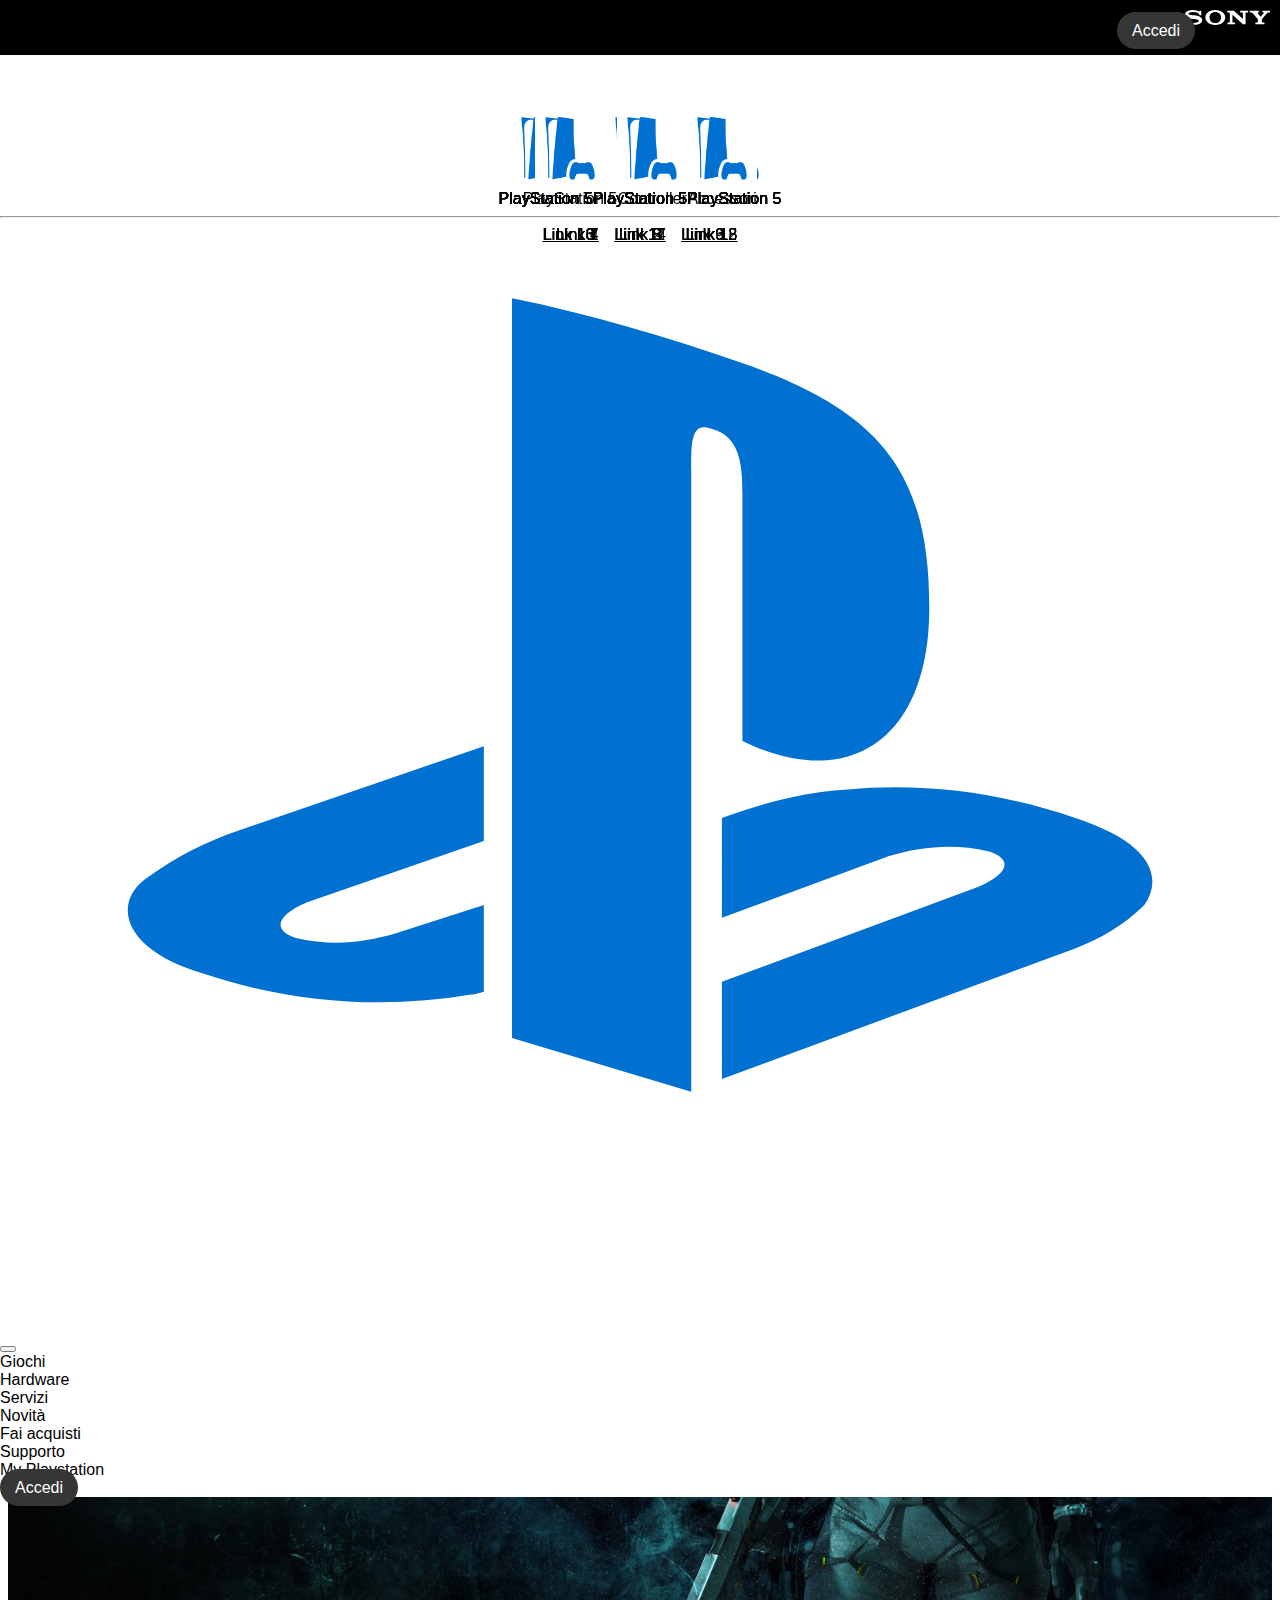
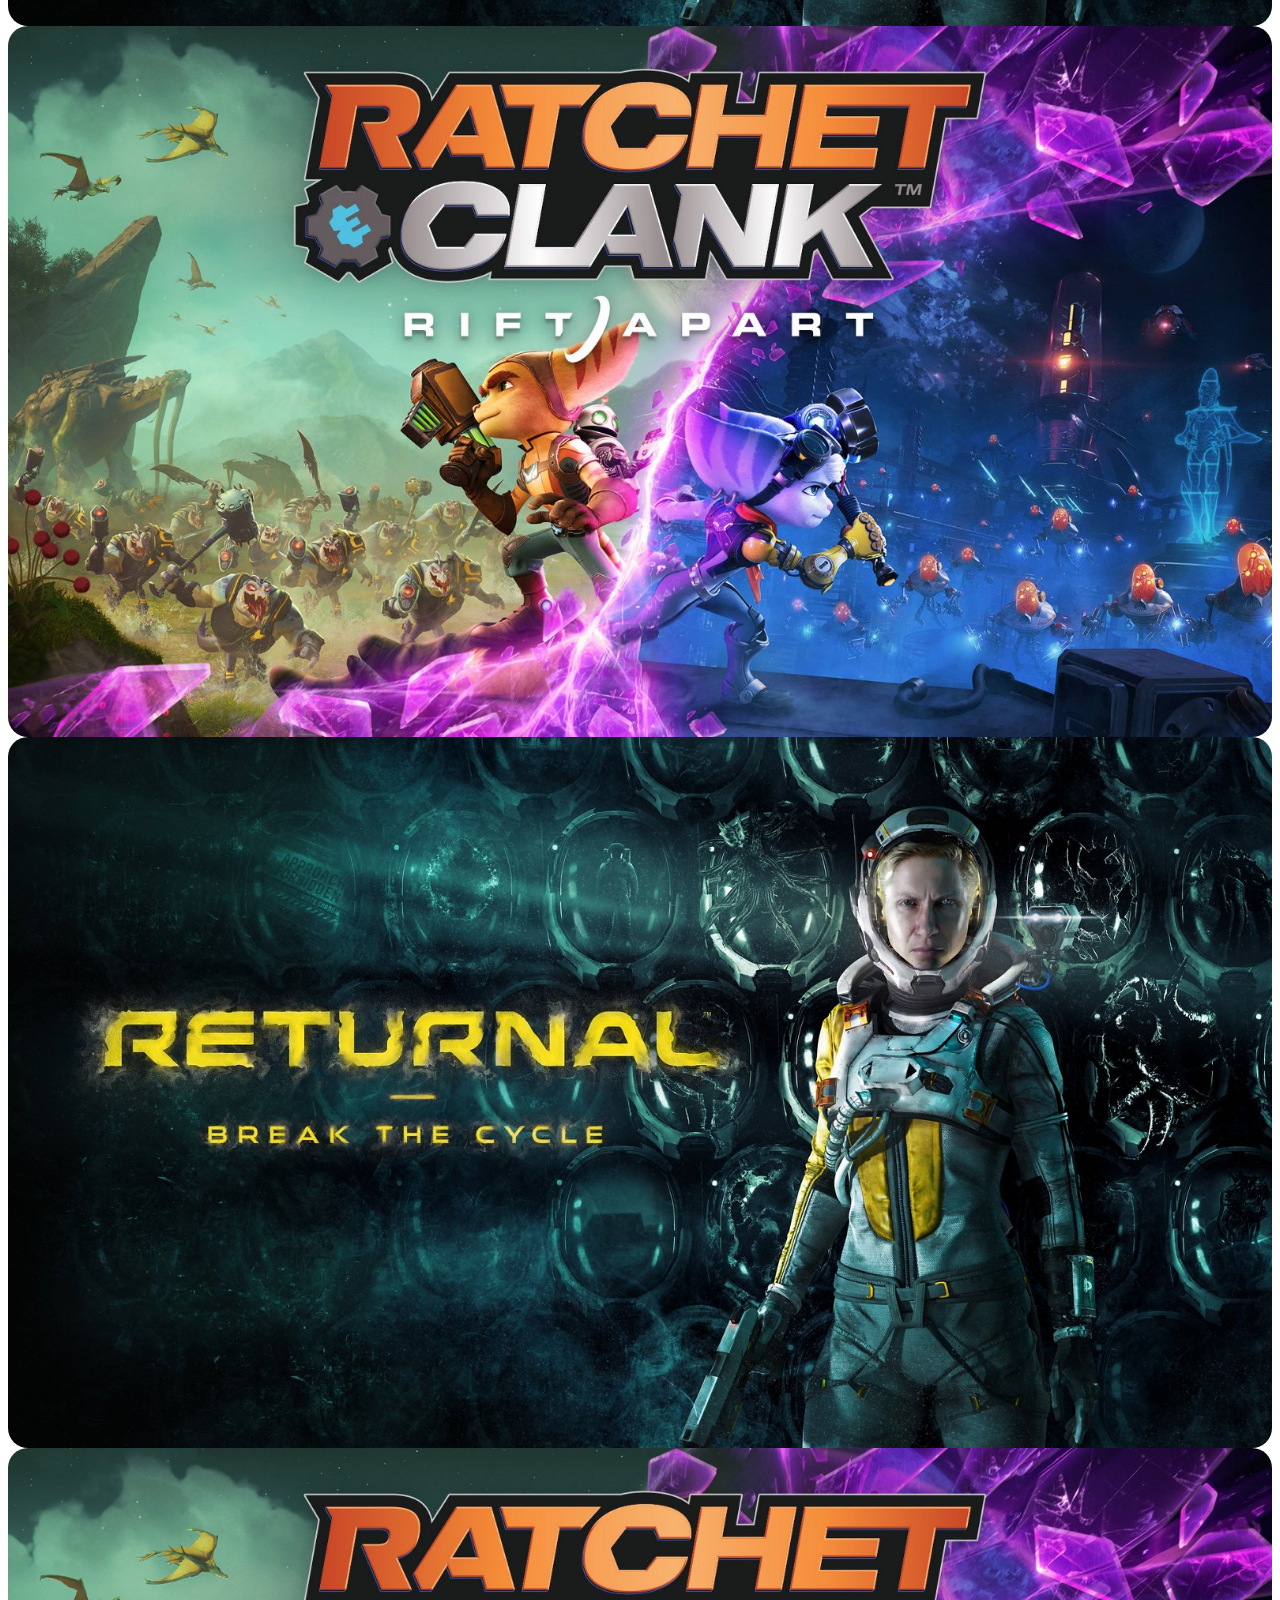
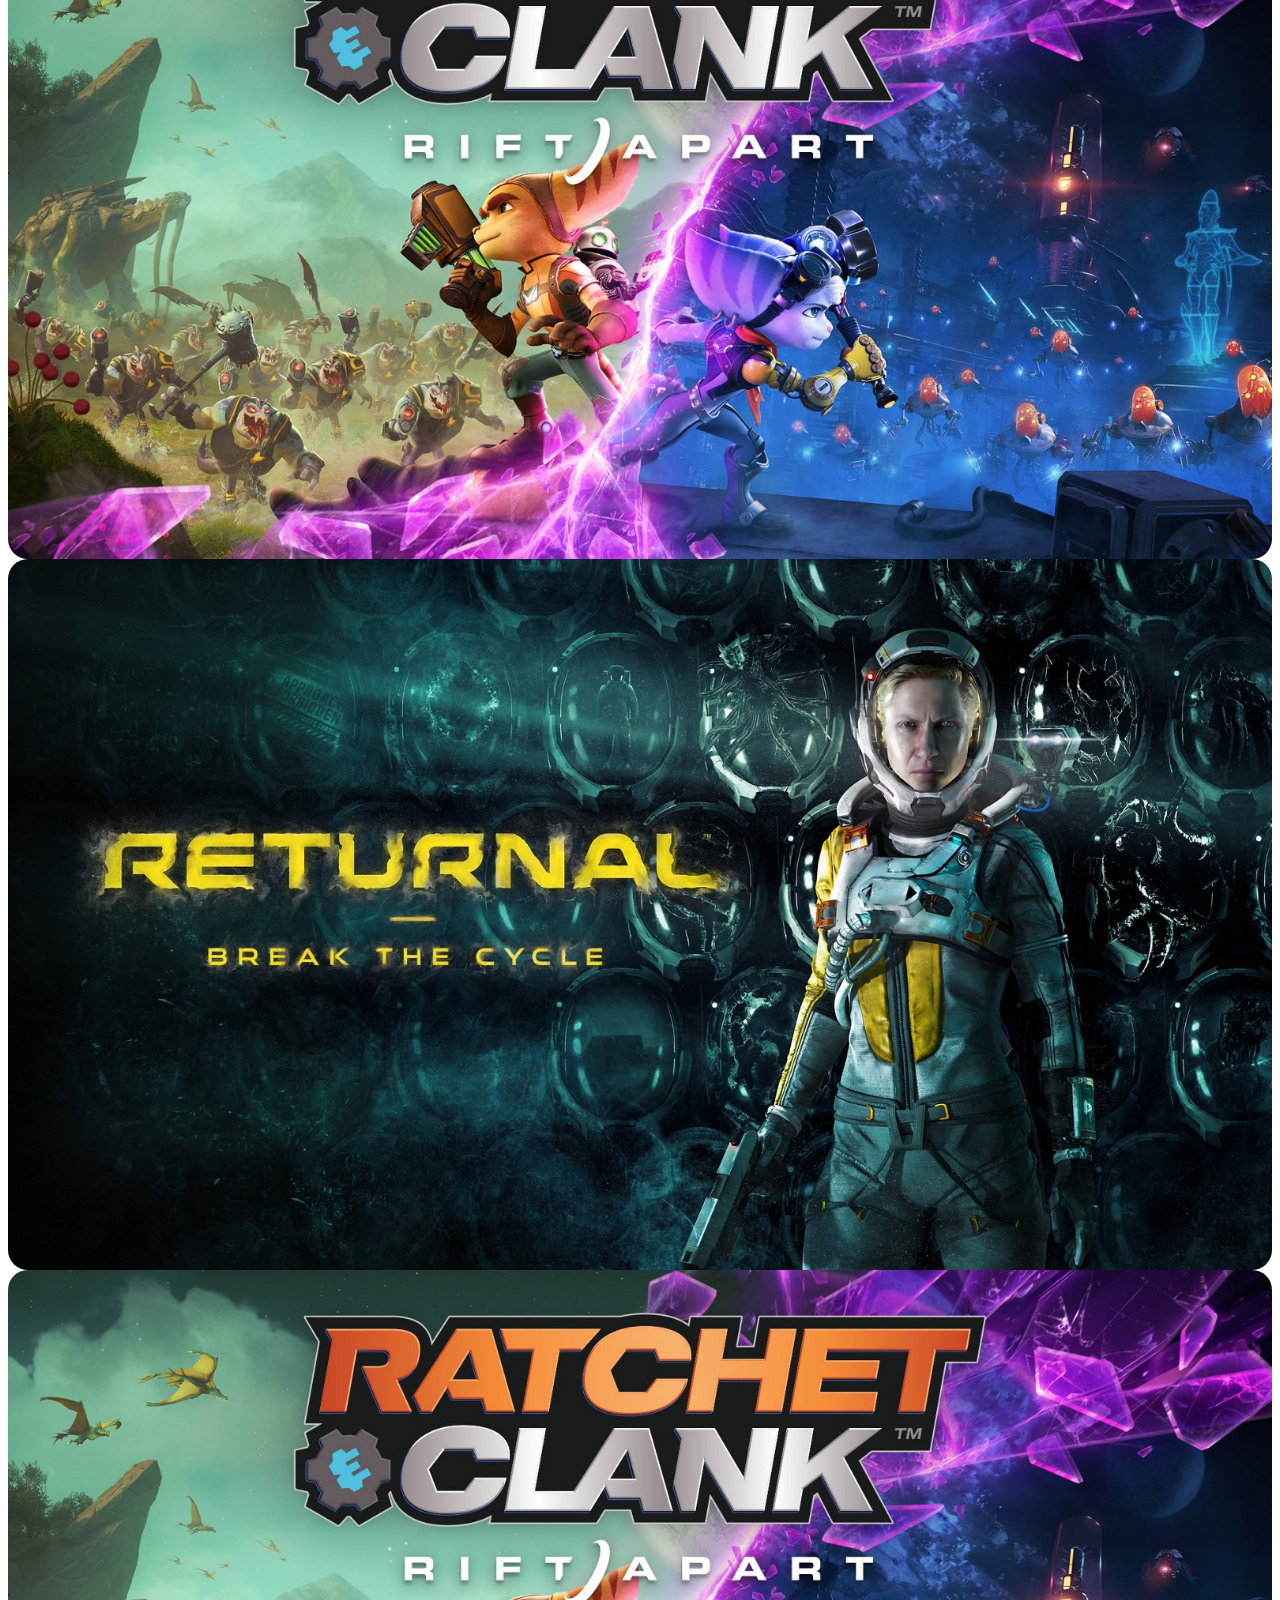
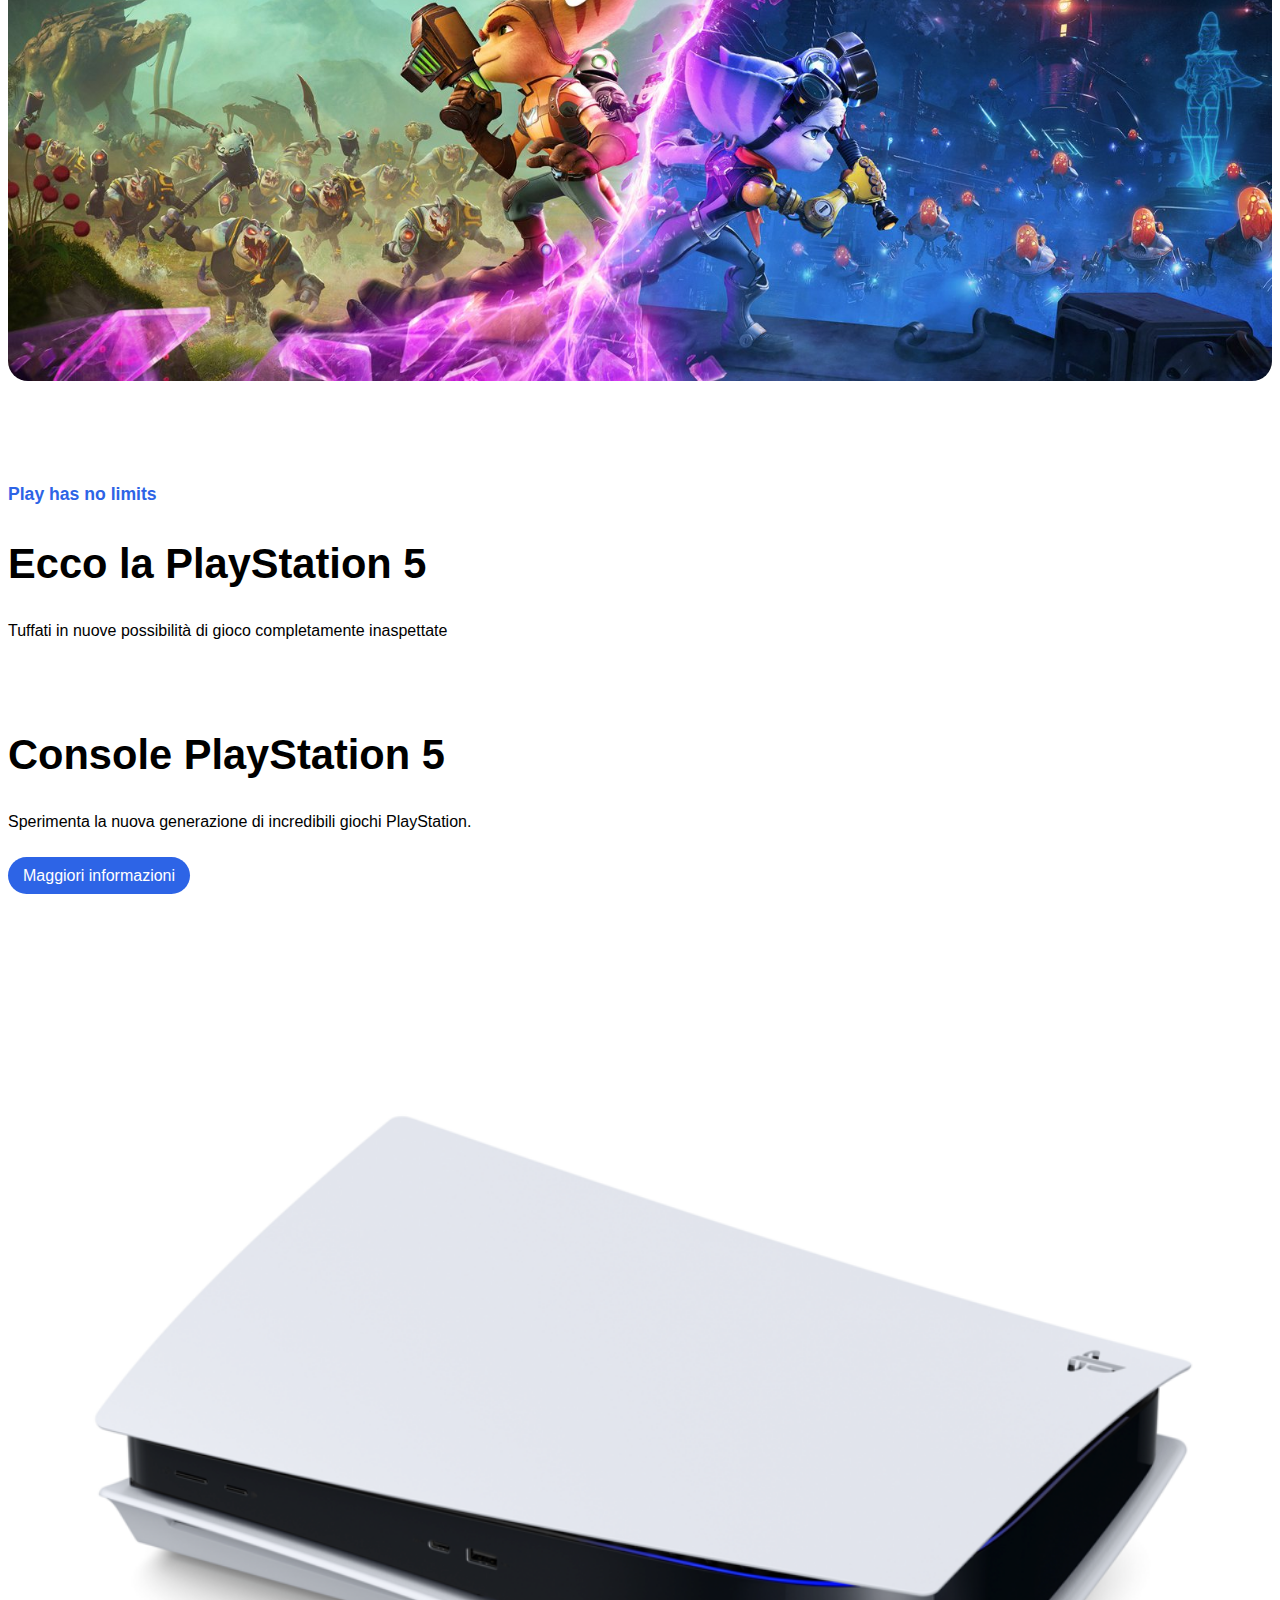
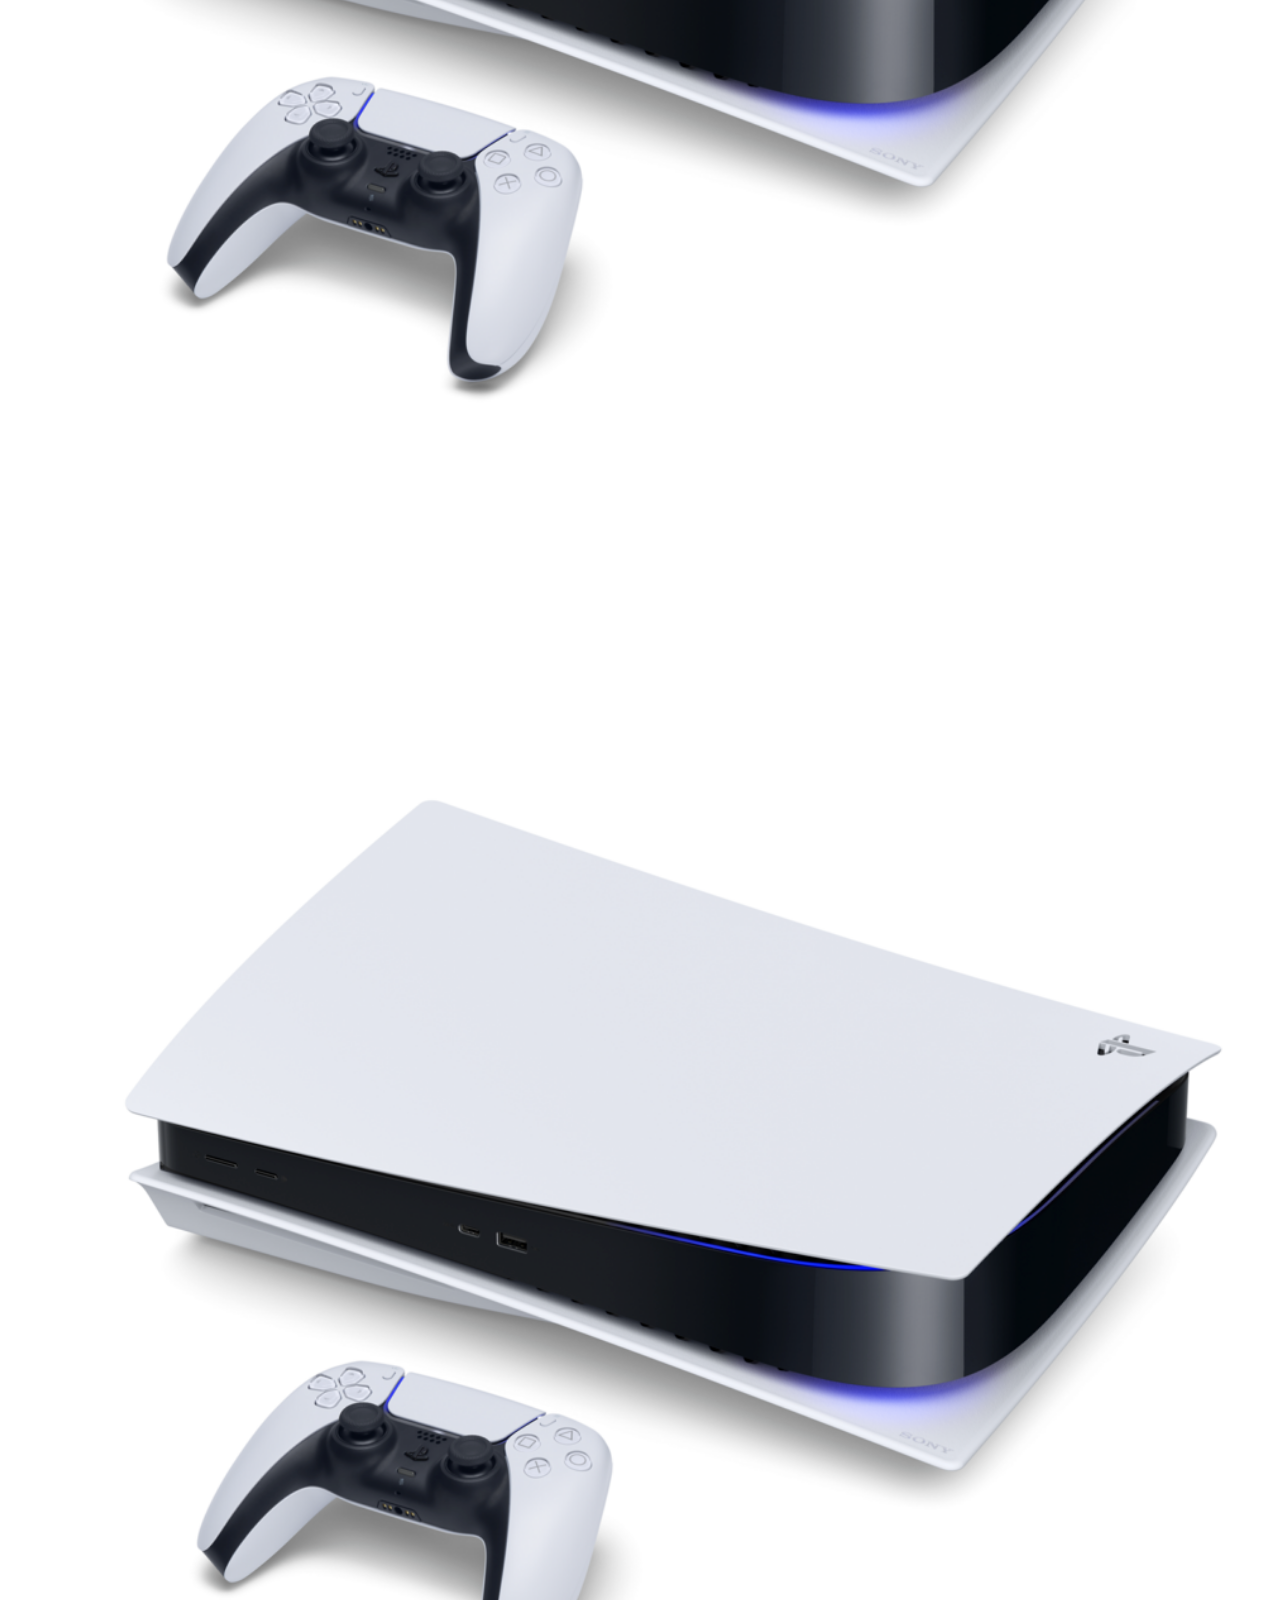
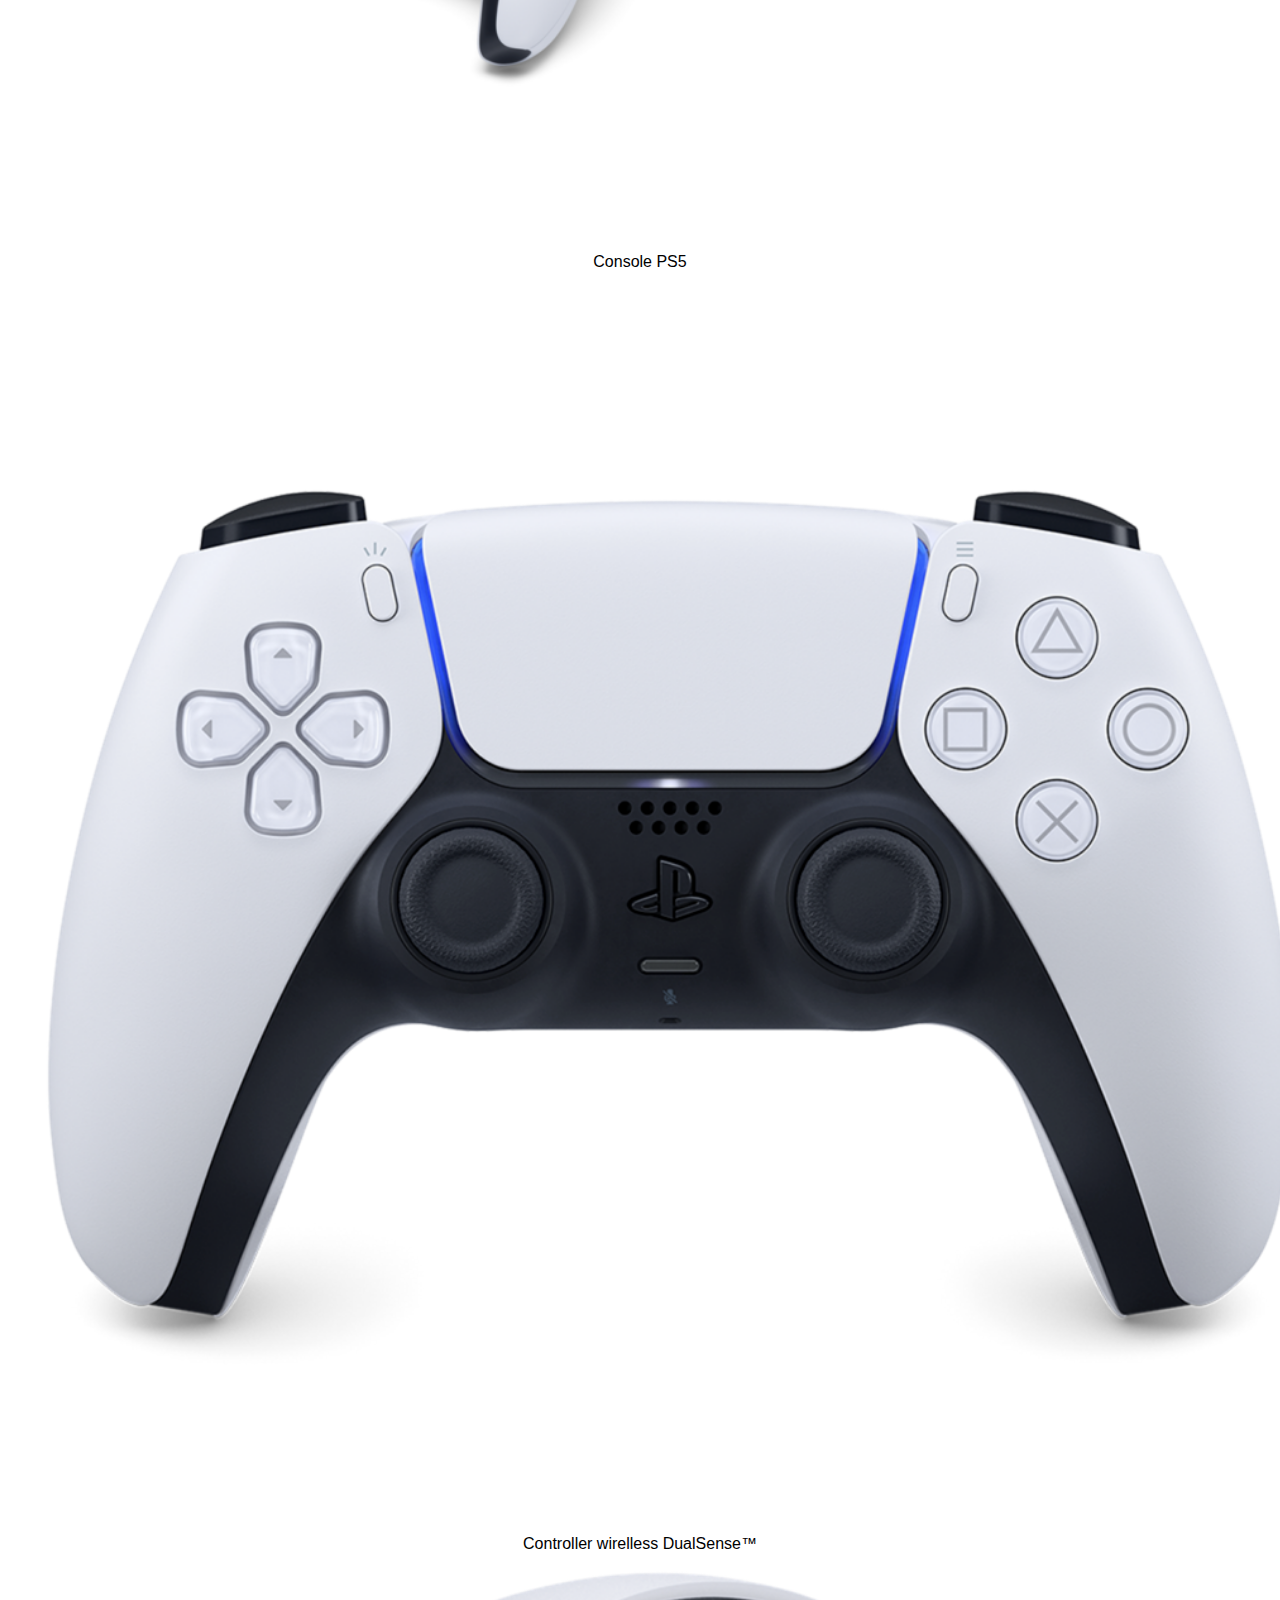
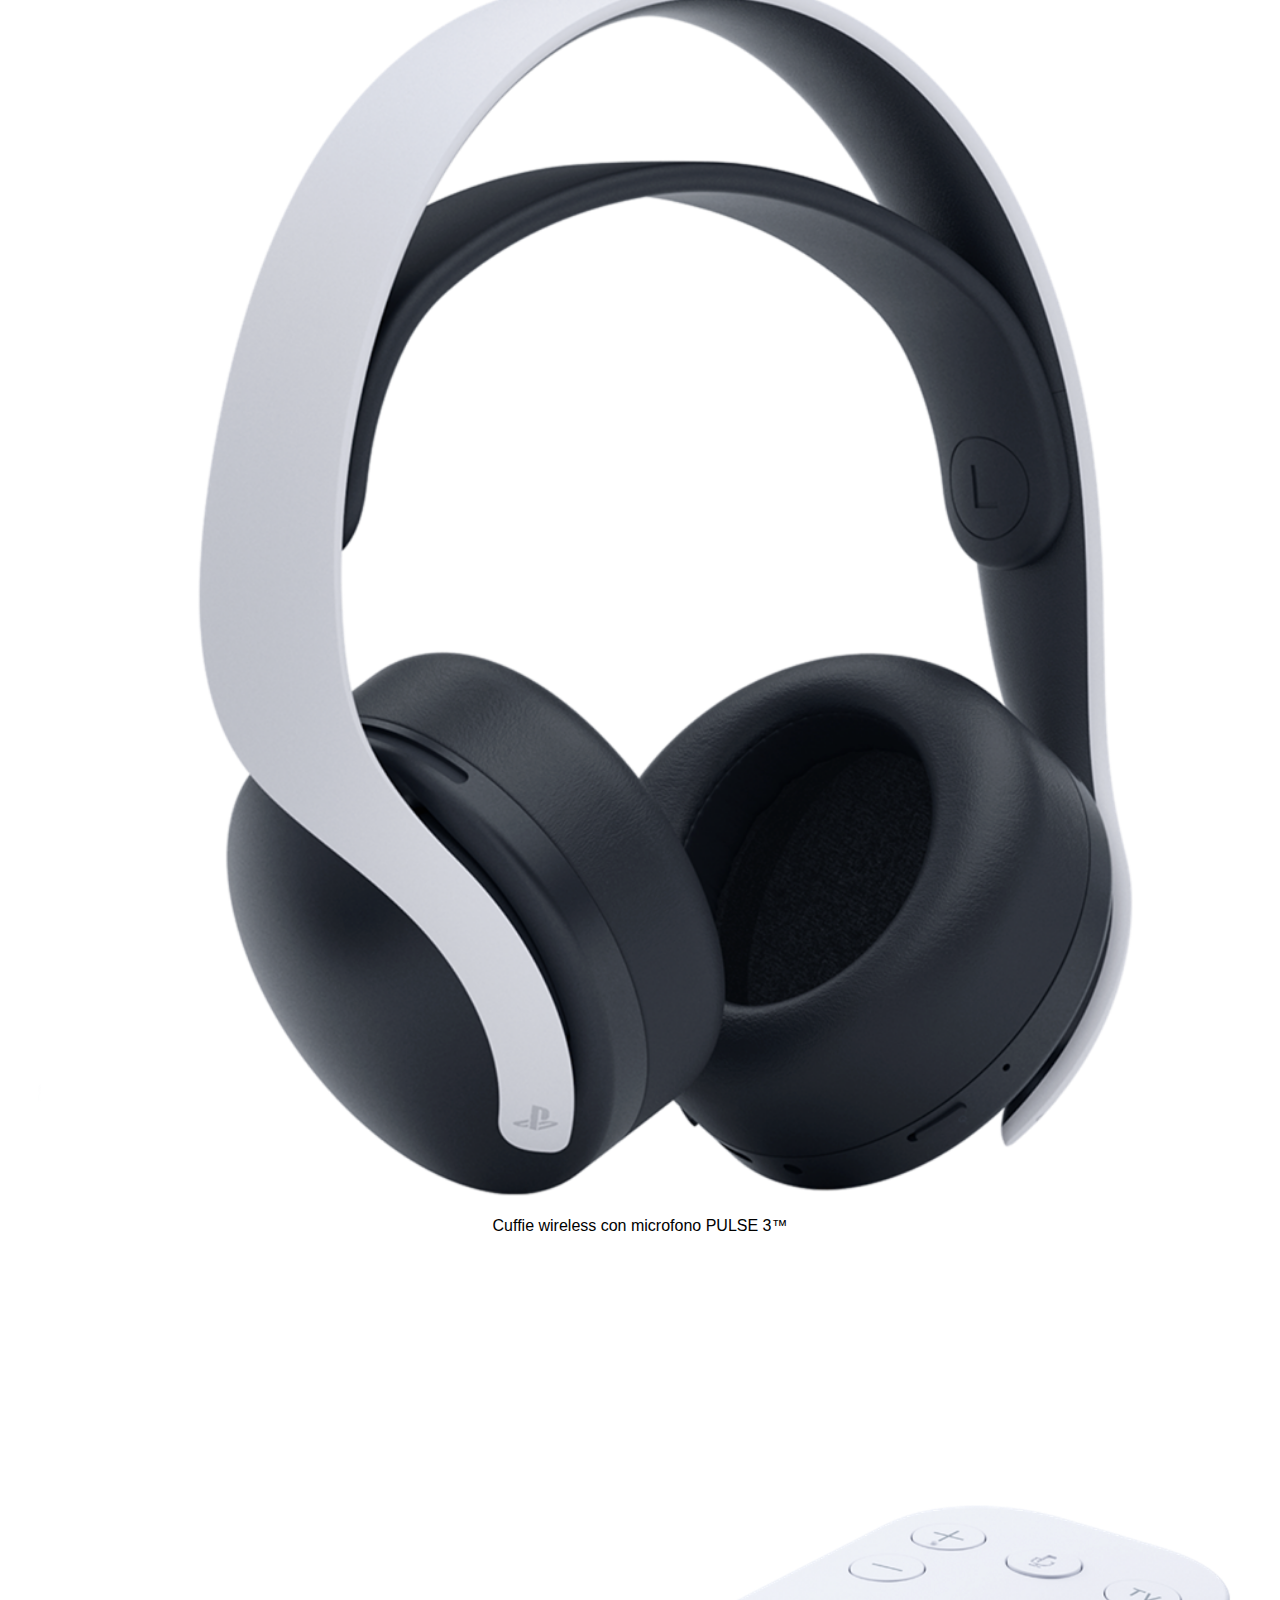
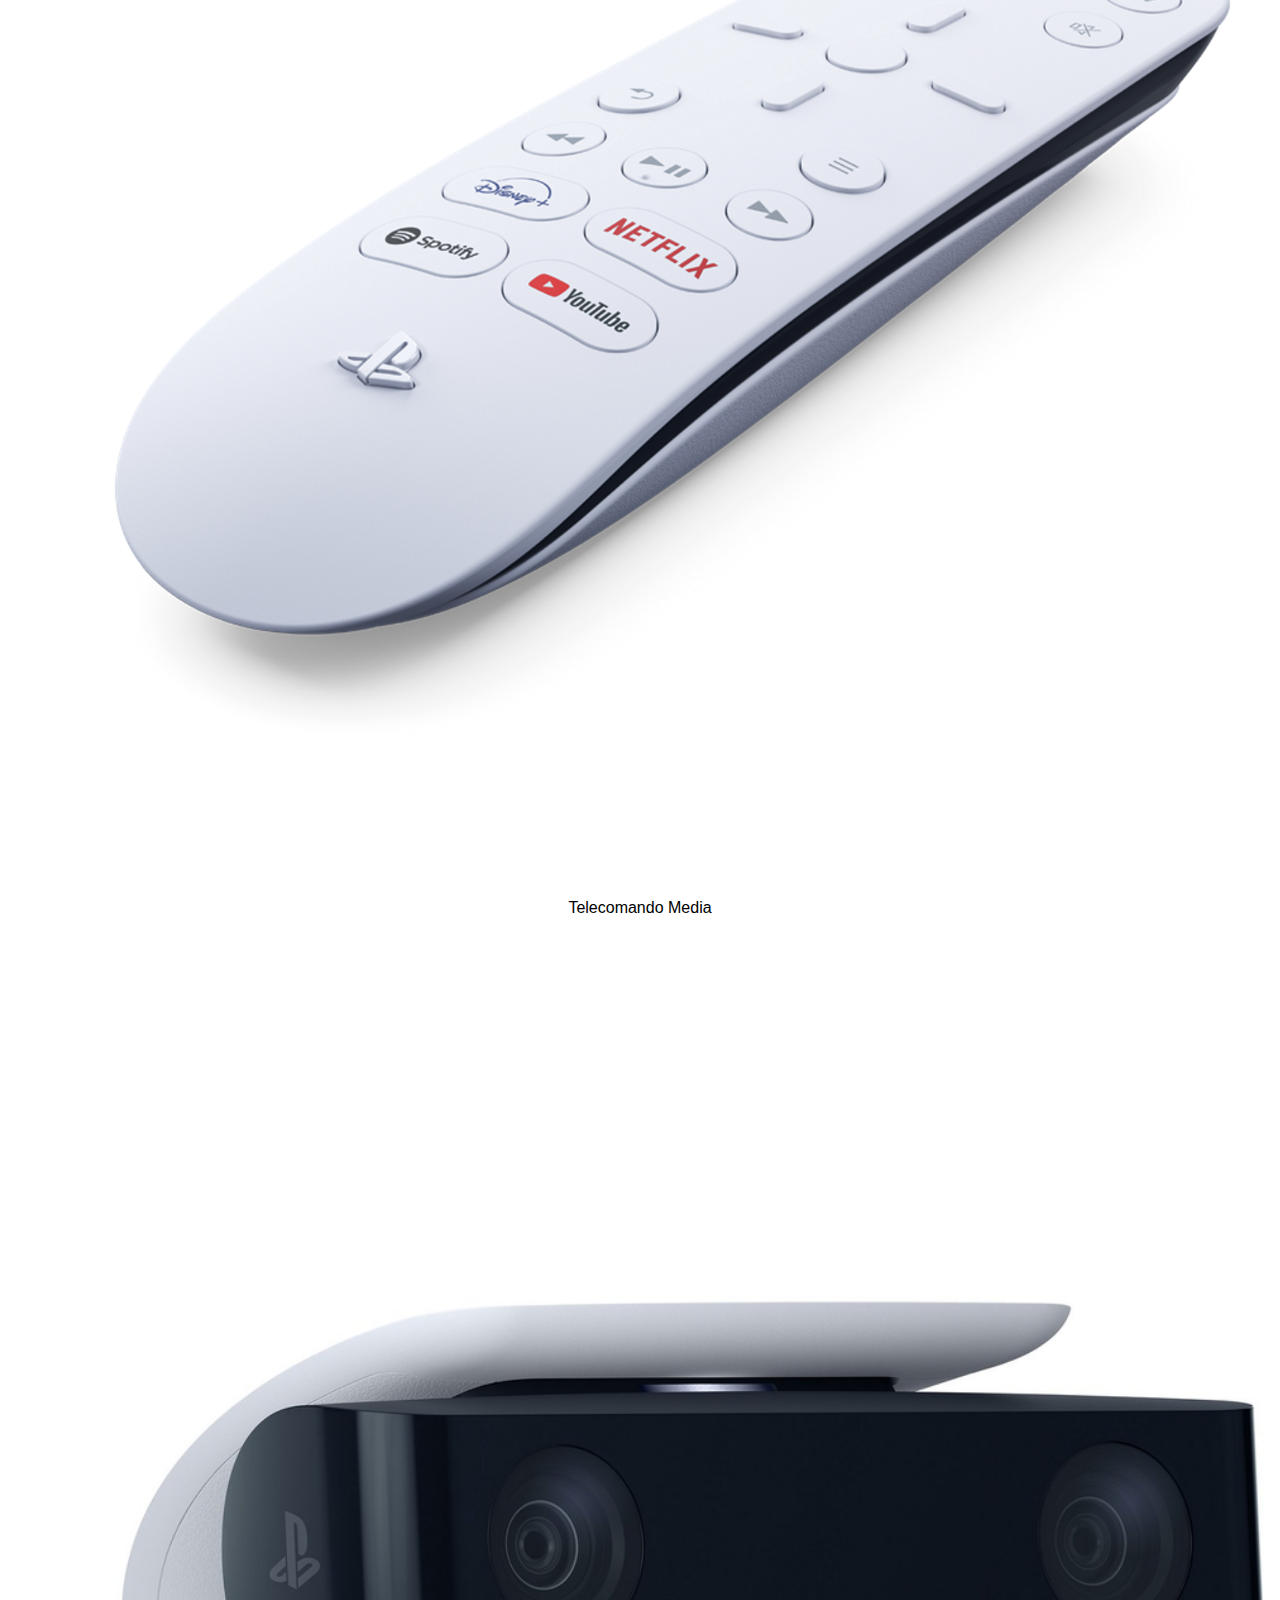
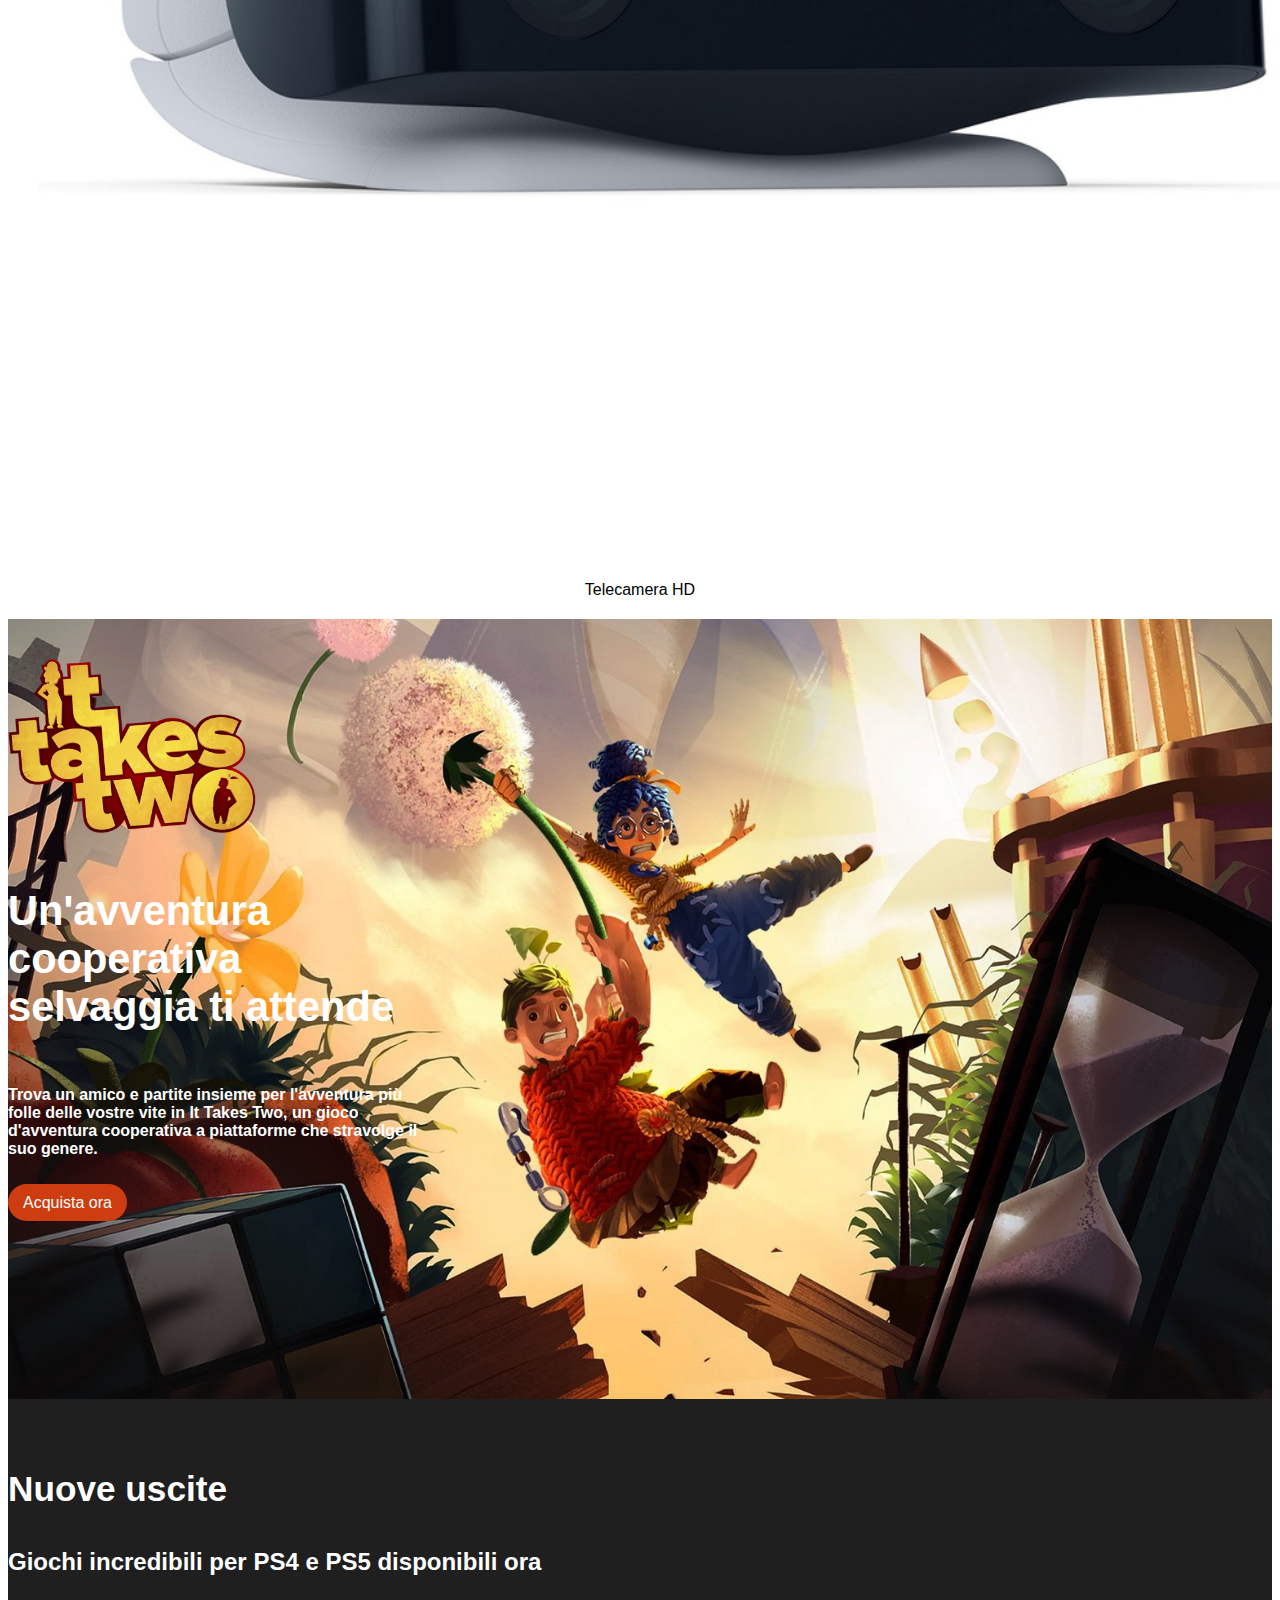
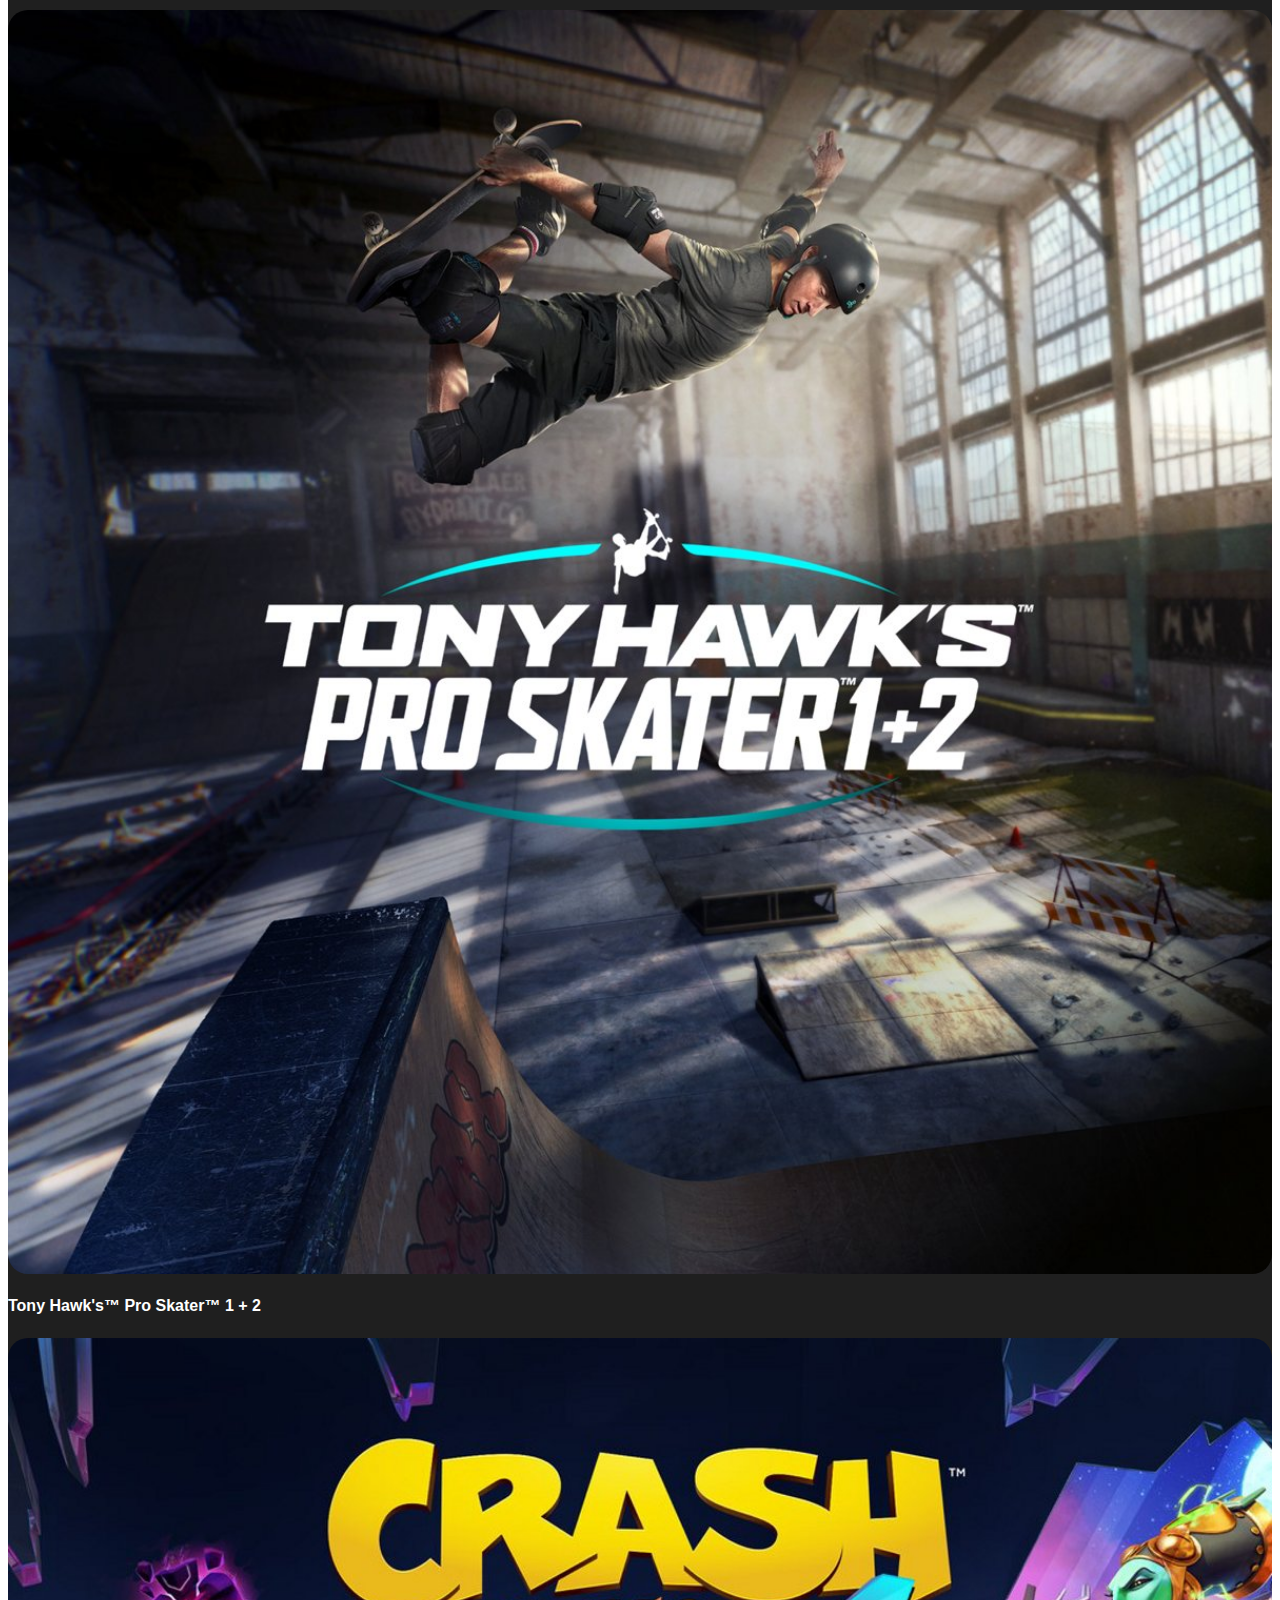
<file: bonus/index.html>
<!DOCTYPE html>
<html lang="en">
<head>
    <meta charset="UTF-8">
    <meta http-equiv="X-UA-Compatible" content="IE=edge">
    <meta name="viewport" content="width=device-width, initial-scale=1.0">
    <title>Playstation Bonus</title>

    <link href="https://cdn.jsdelivr.net/npm/bootstrap@5.1.3/dist/css/bootstrap.min.css" rel="stylesheet" integrity="sha384-1BmE4kWBq78iYhFldvKuhfTAU6auU8tT94WrHftjDbrCEXSU1oBoqyl2QvZ6jIW3" crossorigin="anonymous">
    <link rel="stylesheet" href="https://cdnjs.cloudflare.com/ajax/libs/font-awesome/6.1.1/css/all.min.css" integrity="sha512-KfkfwYDsLkIlwQp6LFnl8zNdLGxu9YAA1QvwINks4PhcElQSvqcyVLLD9aMhXd13uQjoXtEKNosOWaZqXgel0g==" crossorigin="anonymous" referrerpolicy="no-referrer" />
    <link rel="stylesheet" href="css/style.css">
</head>
<body>
    <!-- HEADER -->
    <header>
        <!-- Top Header -->
        <div class="am-top-header">
            <div class="am-logo-top">
                <img src="img/sony_logo.svg" alt="Brand Sony">
            </div>   
        </div>
        <!-- END Top Header -->

        <!-- Bottom Header -->
        <nav class="navbar navbar-expand-lg navbar-light bg-light">
            <div class="container-fluid">
                <a class="navbar-brand" href="#">
                    <img src="img/play_logo.svg" alt="Logo PlayStation">
                </a>
                <div class="am-play-menu-right-burger d-flex align-items-center d-lg-none">
                    <div>
                        <a class="am-btn am-btn-black" href="#">
                            Accedi
                        </a>
                    </div>                            
                    <div class="am-icon-lens">
                        <a href="#">
                            <i class="fa-solid fa-magnifying-glass"></i>
                        </a>
                    </div>
                </div>
                <button class="navbar-toggler" type="button" data-bs-toggle="collapse" data-bs-target="#navbarSupportedContent" aria-controls="navbarSupportedContent" aria-expanded="false" aria-label="Toggle navigation">
                    <span class="navbar-toggler-icon"></span>
                </button>
                <div class="collapse navbar-collapse" id="navbarSupportedContent">
                    <ul class="navbar-nav me-auto mb-2 mb-lg-0">
                        <li class="nav-item dropdown">
                            <a class="nav-link dropdown-toggle" href="#" id="navbarDropdown" role="button" data-bs-toggle="dropdown" aria-expanded="false">
                                Giochi
                            </a>
                            <ul class="dropdown-menu" aria-labelledby="navbarDropdown">
                                <li class="am-play-menu">
                                    <a class="dropdown-item am-play-menu-item" href="#">
                                        <img src="img/play-menu-ico.png" alt="Play menu">
                                        <span>PlayStation 5</span>
                                    </a>
                                    <a class="dropdown-item am-play-menu-item" href="#">
                                        <img src="img/play-menu-ico.png" alt="Play menu">
                                        <span>PlayStation 5</span>
                                    </a>                                
                                    <a class="dropdown-item am-play-menu-item" href="#">
                                        <img src="img/play-menu-ico.png" alt="Play menu">
                                        <span>PlayStation 5</span>
                                    </a>
                                </li>
                                
                                <li><hr class="dropdown-divider"></li>
                                <li class="am-play-menu-bottom">
                                    <ul>
                                        <li>
                                            <a class="dropdown-item" href="#">Link 1</a>
                                        </li>
                                        <li>
                                            <a class="dropdown-item" href="#">Link 2</a>
                                        </li>
                                        <li>
                                            <a class="dropdown-item" href="#">Link 3</a>
                                        </li>
                                    </ul>
                                </li>
                            </ul>
                        </li>
                        
                        <li class="nav-item dropdown">
                            <a class="nav-link dropdown-toggle" href="#" id="navbarDropdown" role="button" data-bs-toggle="dropdown" aria-expanded="false">
                                Hardware
                            </a>
                            <ul class="dropdown-menu" aria-labelledby="navbarDropdown">
                                <li class="am-play-menu">
                                    <a class="dropdown-item am-play-menu-item" href="#">
                                        <img src="img/play-menu-ico.png" alt="Play menu">
                                        <span>PlayStation 5</span>
                                    </a>
                                    <a class="dropdown-item am-play-menu-item" href="#">
                                        <img src="img/play-menu-ico.png" alt="Play menu">
                                        <span>PlayStation 5</span>
                                    </a>                                
                                    <a class="dropdown-item am-play-menu-item" href="#">
                                        <img src="img/play-menu-ico.png" alt="Play menu">
                                        <span>PlayStation 5</span>
                                    </a>
                                </li>
                                
                                <li><hr class="dropdown-divider"></li>
                                <li class="am-play-menu-bottom">
                                    <ul>
                                        <li>
                                            <a class="dropdown-item" href="#">Link 4</a>
                                        </li>
                                        <li>
                                            <a class="dropdown-item" href="#">Link 5</a>
                                        </li>
                                        <li>
                                            <a class="dropdown-item" href="#">Link 6</a>
                                        </li>
                                    </ul>
                                </li>
                            </ul>
                        </li>

                        <li class="nav-item dropdown">
                            <a class="nav-link dropdown-toggle" href="#" id="navbarDropdown" role="button" data-bs-toggle="dropdown" aria-expanded="false">
                                Servizi
                            </a>
                            <ul class="dropdown-menu" aria-labelledby="navbarDropdown">
                                <li class="am-play-menu">
                                    <a class="dropdown-item am-play-menu-item" href="#">
                                        <img src="img/play-menu-ico.png" alt="Play menu">
                                        <span>PlayStation 5</span>
                                    </a>
                                    <a class="dropdown-item am-play-menu-item" href="#">
                                        <img src="img/play-menu-ico.png" alt="Play menu">
                                        <span>PlayStation 5</span>
                                    </a>                                
                                    <a class="dropdown-item am-play-menu-item" href="#">
                                        <img src="img/play-menu-ico.png" alt="Play menu">
                                        <span>PlayStation 5</span>
                                    </a>
                                </li>
                                
                                <li><hr class="dropdown-divider"></li>
                                <li class="am-play-menu-bottom">
                                    <ul>
                                        <li>
                                            <a class="dropdown-item" href="#">Link 7</a>
                                        </li>
                                        <li>
                                            <a class="dropdown-item" href="#">Link 8</a>
                                        </li>
                                        <li>
                                            <a class="dropdown-item" href="#">Link 9</a>
                                        </li>
                                    </ul>
                                </li>
                            </ul>
                        </li>

                        <li class="nav-item dropdown">
                            <a class="nav-link dropdown-toggle" href="#" id="navbarDropdown" role="button" data-bs-toggle="dropdown" aria-expanded="false">
                                Novità
                            </a>
                            <ul class="dropdown-menu" aria-labelledby="navbarDropdown">
                                <li class="am-play-menu">
                                    <a class="dropdown-item am-play-menu-item" href="#">
                                        <img src="img/play-menu-ico.png" alt="Play menu">
                                        <span>PlayStation 5</span>
                                    </a>
                                    <a class="dropdown-item am-play-menu-item" href="#">
                                        <img src="img/play-menu-ico.png" alt="Play menu">
                                        <span>PlayStation 5</span>
                                    </a>                                
                                    <a class="dropdown-item am-play-menu-item" href="#">
                                        <img src="img/play-menu-ico.png" alt="Play menu">
                                        <span>PlayStation 5</span>
                                    </a>
                                </li>
                                
                                <li><hr class="dropdown-divider"></li>
                                <li class="am-play-menu-bottom">
                                    <ul>
                                        <li>
                                            <a class="dropdown-item" href="#">Link 10</a>
                                        </li>
                                        <li>
                                            <a class="dropdown-item" href="#">Link 11</a>
                                        </li>
                                        <li>
                                            <a class="dropdown-item" href="#">Link 12</a>
                                        </li>
                                    </ul>
                                </li>
                            </ul>
                        </li>

                        <li class="nav-item dropdown">
                            <a class="nav-link dropdown-toggle" href="#" id="navbarDropdown" role="button" data-bs-toggle="dropdown" aria-expanded="false">
                                Fai acquisti
                            </a>
                            <ul class="dropdown-menu" aria-labelledby="navbarDropdown">
                                <li class="am-play-menu">
                                    <a class="dropdown-item am-play-menu-item" href="#">
                                        <img src="img/play-menu-ico.png" alt="Play menu">
                                        <span>PlayStation 5</span>
                                    </a>
                                    <a class="dropdown-item am-play-menu-item" href="#">
                                        <img src="img/play-menu-ico.png" alt="Play menu">
                                        <span>PlayStation 5</span>
                                    </a>                                
                                    <a class="dropdown-item am-play-menu-item" href="#">
                                        <img src="img/play-menu-ico.png" alt="Play menu">
                                        <span>PlayStation 5</span>
                                    </a>
                                </li>
                                
                                <li><hr class="dropdown-divider"></li>
                                <li class="am-play-menu-bottom">
                                    <ul>
                                        <li>
                                            <a class="dropdown-item" href="#">Link 13</a>
                                        </li>
                                        <li>
                                            <a class="dropdown-item" href="#">Link 14</a>
                                        </li>
                                        <li>
                                            <a class="dropdown-item" href="#">Link 15</a>
                                        </li>
                                    </ul>
                                </li>
                            </ul>
                        </li>

                        <li class="nav-item dropdown">
                            <a class="nav-link dropdown-toggle" href="#" id="navbarDropdown" role="button" data-bs-toggle="dropdown" aria-expanded="false">
                                Supporto
                            </a>
                            <ul class="dropdown-menu" aria-labelledby="navbarDropdown">
                                <li class="am-play-menu">
                                    <a class="dropdown-item am-play-menu-item" href="#">
                                        <img src="img/play-menu-ico.png" alt="Play menu">
                                        <span>PlayStation 5</span>
                                    </a>
                                    <a class="dropdown-item am-play-menu-item" href="#">
                                        <img src="img/play-menu-ico.png" alt="Play menu">
                                        <span>PlayStation 5</span>
                                    </a>                                
                                    <a class="dropdown-item am-play-menu-item" href="#">
                                        <img src="img/play-menu-ico.png" alt="Play menu">
                                        <span>PlayStation 5</span>
                                    </a>
                                </li>
                                
                                <li><hr class="dropdown-divider"></li>
                                <li class="am-play-menu-bottom">
                                    <ul>
                                        <li>
                                            <a class="dropdown-item" href="#">Link 16</a>
                                        </li>
                                        <li>
                                            <a class="dropdown-item" href="#">Link 17</a>
                                        </li>
                                        <li>
                                            <a class="dropdown-item" href="#">Link 18</a>
                                        </li>
                                    </ul>
                                </li>
                            </ul>
                        </li>

                    </ul>

                    <ul class="navbar-nav me-2 mb-2 mb-lg-0">
                        <li class="nav-item dropdown me-2">
                            <a class="nav-link dropdown-toggle" href="#" id="navbarDropdown" role="button" data-bs-toggle="dropdown" aria-expanded="false">
                            My Playstation
                            </a>
                            <ul class="dropdown-menu" aria-labelledby="navbarDropdown">
                              <li class="am-play-menu">
                                  <a class="dropdown-item am-play-menu-item" href="#">
                                      <img src="img/play-menu-ico.png" alt="">
                                      <span>PlayStation 5</span>
                                  </a>
                                  <a class="dropdown-item am-play-menu-item" href="#">
                                    <img src="img/play-menu-ico.png" alt="">
                                    <span>Controller</span>
                                </a>
                                <a class="dropdown-item am-play-menu-item" href="#">
                                    <img src="img/play-menu-ico.png" alt="">
                                    <span>Accessori</span>
                                </a>
                              </li>
                            </ul>
                        </li>
                        <li class="nav-item dropdown me-2 d-flex justify-content-end">
                            <div class="am-play-menu-right d-flex d-none d-lg-flex">
                                <div>
                                    <a class="am-btn am-btn-black" href="#">
                                        Accedi
                                    </a>
                                </div>                            
                                <div class="am-icon-lens">
                                    <a href="#">
                                        <i class="fa-solid fa-magnifying-glass"></i>
                                    </a>
                                </div>
                            </div>
                        </li>      
                    </ul>
                </div>
            </div>
          </nav>
        <!-- END Bottom Header -->
    </header>

    <!-- MAIN -->
    <main>
        <!-- Section Jumbo -->
        <section class="am-s-jumbo am-jumbo-img-1 d-flex align-items-end">
            <div class="container">
                <div class="row">
                    <div class="col">
                        <img src="img/returnal-hero-banner-logo.png" alt="Returnal">
                        <h2>
                            Rompi il cerchio
                        </h2>
                        <p>
                            Rialzati dopo ogni sconfitta e affronta una nuova sfida con ogni rinascita  in questo esplosivo thriller fantascientifico, disponibile in esclusiva su PS5.
                        </p>
                        <div class="am-btn-padd">
                            <a class="am-btn am-btn-orange" href="#">Acquista ora</a>
                        </div>
                    </div>
                </div>
            </div>            
        </section>
        <!-- END Section Jumbo -->

        <!-- Section Cover Game -->
        <section>
            <div class="container">
                <!-- Cover Row -->
                <div class="row row-cols-2 row-cols-sm-3 row-cols-lg-6 d-flex g-4">
                    <div class="col">
                        <div class="am-cover">
                            <img src="img/returnal-listing-thumb-01-ps5.jpg" alt="Returnal">
                        </div>
                    </div>
                    <div class="col">
                        <div class="am-cover">
                            <img src="img/ratchet-and-clank-rift-apart-keyart.jpg" alt="Ratchet and Clank - Rift apart keyart">
                        </div>
                    </div>
                    <div class="col">
                        <div class="am-cover">
                            <img src="img/returnal-listing-thumb-01-ps5.jpg" alt="Returnal">
                        </div>
                    </div>
                    <div class="col">
                        <div class="am-cover">
                            <img src="img/ratchet-and-clank-rift-apart-keyart.jpg" alt="Ratchet and Clank - Rift apart keyart">
                        </div>
                    </div>
                    <div class="col">
                        <div class="am-cover">
                            <img src="img/returnal-listing-thumb-01-ps5.jpg" alt="Returnal">
                        </div>
                    </div>
                    <div class="col">
                        <div class="am-cover">
                            <img src="img/ratchet-and-clank-rift-apart-keyart.jpg" alt="Ratchet and Clank - Rift apart keyart">
                        </div>
                    </div>      
                </div>
                <!-- END Cover Row -->
            </div>
        </section>
        <!-- END Section Cover Game -->

        <!-- Section PlayStation Presentation -->
        <section class="am-padd">
            <div class="container">
                <!-- Row -->
                <div class="am-padd">
                    <div class="row text-center">
                        <div>
                            <h4 class="text-uppercase am-lightblue">
                                Play has no limits
                            </h4>
                            <h2>
                                Ecco la PlayStation 5
                            </h2>
                            <p class="fs-5 lh-1">
                                Tuffati in nuove possibilità di gioco completamente inaspettate
                            </p>
                        </div>
                    </div>
                </div>
                <!-- END Row -->

                <!-- Row -->
                <div class="am-padd">
                    <div class="row d-flex align-items-center">
                        <div class="col-12 col-md-5">
                            <div>
                                <h2>
                                    Console PlayStation 5
                                </h2>
                                <p class="fs-5 lh-1">
                                    Sperimenta la nuova generazione di incredibili giochi PlayStation.
                                </p>
                                <div class="am-btn-padd">
                                    <a class="am-btn am-btn-lightblue" href="#">Maggiori informazioni</a>
                                </div>
                            </div>
                        </div>
                        <div class="col-12 col-md-7">
                            <img src="img/playstation-5-thumb.png" alt="PlayStation 5">
                        </div>
    
                    </div>
                </div>
                <!-- END Row -->

                <!-- Row -->
                <div class="amm-padd">
                    <div class="row row-cols-3 row-cols-md-5 g-4 d-flex">
                        <div class="col">
                            <div class="am-card-ps">
                                <img src="img/playstation-5-thumb.png" alt="PlayStation 5">
                                <div class="am-card-body">
                                    <a href="#">Console PS5</a>
                                </div>
                            </div>
                        </div>

                        <div class="col am-bottom-border">
                            <div class="am-card-ps">
                                <img src="img/joypad-thumb.png" alt="Joypad PS5">
                                <div class="am-card-body">
                                    <a href="#">Controller wirelless DualSense&trade;</a>
                                </div>
                            </div>
                        </div>

                        <div class="col am-bottom-border">
                            <div class="am-card-ps">
                                <img src="img/headset-thumb.png" alt="Headset PS5">
                                <div class="am-card-body">
                                    <a href="#">Cuffie wireless con microfono PULSE 3&trade;</a>
                                </div>
                            </div>
                        </div>

                        <div class="col">
                            <div class="am-card-ps">
                                <img src="img/remote-thumb.png" alt="Remote PS5">
                                <div class="am-card-body">
                                    <a href="#">Telecomando Media</a>
                                </div>
                            </div>
                        </div>

                        <div class="col">
                            <div class="am-card-ps">
                                <img src="img/camera-thumb.jpg" alt="Camera PS5">
                                <div class="am-card-body">
                                    <a href="#">Telecamera HD</a>
                                </div>
                            </div>
                        </div>
                    </div>   
                 </div>
                 <!-- END Row -->

            </div>
        </section>
        <!-- END Section PlayStation Presentation -->

        <!-- Section Jumbo 2 -->
        <section class="am-s-jumbo am-jumbo-img-2 d-flex align-items-end">
            <div class="container">
                <div class="row">
                    <div class="col">
                        <img src="img/it-takes-two-logo.png" alt="Returnal">
                        <h2>
                            Un'avventura cooperativa selvaggia ti attende
                        </h2>
                        <p>
                            Trova un amico e partite insieme per l'avventura più folle delle vostre vite in It Takes Two, un gioco d'avventura cooperativa a piattaforme che stravolge il suo genere.
                        </p>
                        <div class="am-btn-padd">
                            <a class="am-btn am-btn-orange" href="#">Acquista ora</a>
                        </div>
                    </div>
                </div>
            </div>            
        </section>
        <!-- END Section Jumbo 2 -->

        <!-- Section Covers News -->
        <section class="am-s-grey-dark">
            <div class="container">
                <div class="am-header-small">
                    <h2>
                        Nuove uscite
                    </h2>
                    <h3>
                        Giochi incredibili per PS4 e PS5 disponibili ora
                    </h3>
                </div>
                <div class="row row-cols-2 row-cols-sm-3 row-cols-lg-6 g-3 d-flex">
                    <div class="col">
                        <div class="am-cover-square">
                            <div class="am-img-square">
                                <img src="img/tony-hawks-pro-skater-1-2-store-art.jpg" alt="Tony Hawk's">                                
                            </div>
                            <h2>
                                Tony Hawk's&trade; Pro Skater&trade; 1 + 2
                            </h2>
                        </div>
                    </div>

                    <div class="col">
                        <div class="am-cover-square">
                            <div class="am-img-square">
                                <img src="img/crash-bandicoot-4-its-about-time-store-art.jpg" alt="Crash Bandicoot 4">                                
                            </div>
                            <h2>
                                Crash Bandicoot 4: It's About Time
                            </h2>
                        </div>
                    </div>

                    <div class="col">
                        <div class="am-cover-square">
                            <div class="am-img-square">
                                <img src="img/tony-hawks-pro-skater-1-2-store-art.jpg" alt="Tony Hawk's">                                
                            </div>
                            <h2>
                                Tony Hawk's&trade; Pro Skater&trade; 1 + 2
                            </h2>
                        </div>
                    </div>

                    <div class="col">
                        <div class="am-cover-square">
                            <div class="am-img-square">
                                <img src="img/crash-bandicoot-4-its-about-time-store-art.jpg" alt="Crash Bandicoot 4">                                
                            </div>
                            <h2>
                                Crash Bandicoot 4: It's About Time
                            </h2>
                        </div>
                    </div>

                    <div class="col">
                        <div class="am-cover-square">
                            <div class="am-img-square">
                                <img src="img/tony-hawks-pro-skater-1-2-store-art.jpg" alt="Tony Hawk's">                                
                            </div>
                            <h2>
                                Tony Hawk's&trade; Pro Skater&trade; 1 + 2
                            </h2>
                        </div>
                    </div>

                    <div class="col">
                        <div class="am-cover-square">
                            <div class="am-img-square">
                                <img src="img/crash-bandicoot-4-its-about-time-store-art.jpg" alt="Crash Bandicoot 4">                                
                            </div>
                            <h2>
                                Crash Bandicoot 4: It's About Time
                            </h2>
                        </div>
                    </div>

                    <div class="col">
                        <div class="am-cover-square">
                            <div class="am-img-square">
                                <img src="img/tony-hawks-pro-skater-1-2-store-art.jpg" alt="Tony Hawk's">                                
                            </div>
                            <h2>
                                Tony Hawk's&trade; Pro Skater&trade; 1 + 2
                            </h2>
                        </div>
                    </div>

                    <div class="col">
                        <div class="am-cover-square">
                            <div class="am-img-square">
                                <img src="img/crash-bandicoot-4-its-about-time-store-art.jpg" alt="Crash Bandicoot 4">                                
                            </div>
                            <h2>
                                Crash Bandicoot 4: It's About Time
                            </h2>
                        </div>
                    </div>

                    <div class="col">
                        <div class="am-cover-square">
                            <div class="am-img-square">
                                <img src="img/tony-hawks-pro-skater-1-2-store-art.jpg" alt="Tony Hawk's">                                
                            </div>
                            <h2>
                                Tony Hawk's&trade; Pro Skater&trade; 1 + 2
                            </h2>
                        </div>
                    </div>

                    <div class="col">
                        <div class="am-cover-square">
                            <div class="am-img-square">
                                <img src="img/crash-bandicoot-4-its-about-time-store-art.jpg" alt="Crash Bandicoot 4">                                
                            </div>
                            <h2>
                                Crash Bandicoot 4: It's About Time
                            </h2>
                        </div>
                    </div>

                    <div class="col">
                        <div class="am-cover-square">
                            <div class="am-img-square">
                                <img src="img/tony-hawks-pro-skater-1-2-store-art.jpg" alt="Tony Hawk's">                                
                            </div>
                            <h2>
                                Tony Hawk's&trade; Pro Skater&trade; 1 + 2
                            </h2>
                        </div>
                    </div>

                    <div class="col">
                        <div class="am-cover-square">
                            <div class="am-img-square">
                                <img src="img/crash-bandicoot-4-its-about-time-store-art.jpg" alt="Crash Bandicoot 4">                                
                            </div>
                            <h2>
                                Crash Bandicoot 4: It's About Time
                            </h2>
                        </div>
                    </div>

                    

                </div>

            </div>
        </section>
        <!-- END Section Covers News -->

        <!-- Section Playstation 4 -->
        <section class="am-padd">
            <div class="container">
                <!-- Row -->
                <div class="am-padd">
                    <div class="row text-center">
                        <div>                        
                            <h2>
                                Ecco la PlayStation<sup>&reg;</sup> 4
                            </h2>
                            <p class="fs-5 lh-1">
                                Giochi incredibili e intrattenimento senza fine.<br>
                                Non c'è mai stato un momento migliore per giocare sulla tua PS4.
                            </p>
                        </div>
                    </div>
                </div>
                <!-- END Row -->

                <!-- Row -->
                <div class="am-padd">
                    <div class="row row-cols-1 row-cols-md-3 g-3 d-flex">
                        <!-- Column -->
                        <div class="col">
                            <div class="am-card-base">
                                <div>
                                    <img src="img/ps4-slim-homepage-image-block.jpg" alt="PlayStation 4 Slim">
                                </div>
                                <h2>
                                    PlayStation 4
                                </h2>
                                <p class="fs-5 lh-sm">
                                    Giochi incredibili live su PS4, con 1 TB di spazio di archiviazione.
                                </p>
                                <div class="am-btn-padd">
                                    <a class="am-btn am-btn-lightblue" href="#">Scopri di più</a>
                                </div>
                            </div>
                        </div>
                        <!-- END Column -->
    
                        <!-- Column -->
                        <div class="col">
                            <div class="am-card-base">
                                <div>
                                    <img src="img/double11-202010-tw-psvr.jpg" alt="PlayStation VR">
                                </div>
                                <h2>
                                    PlayStation VR
                                </h2>
                                <p class="fs-5 lh-sm">
                                    Oltre 500 titoli ed esperienze di gioco. Scoprili tutti.
                                </p>
                                <div class="am-btn-padd">
                                    <a class="am-btn am-btn-lightblue" href="#">Scopri di più</a>
                                </div>
                            </div>
                        </div>
                        <!-- END Column -->
    
                        <!-- Column -->
                        <div class="col">
                            <div class="am-card-base">
                                <div>
                                    <img src="img/dualshock-4-listing-thumb.jpg" alt="Dualshock PS4">
                                </div>
                                <h2>
                                    Accessori
                                </h2>
                                <p class="fs-5 lh-sm">
                                    Migliora la tua esperienza PS4 con una gamma di accessori ufficiali.
                                </p>
                                <div class="am-btn-padd">
                                    <a class="am-btn am-btn-lightblue" href="#">Scopri di più</a>
                                </div>
                            </div>
                        </div>
                        <!-- END Column -->
    
                    </div>
                </div>
                <!-- END Row -->
            </div>
        </section>
        <!-- END Section Playstation 4 -->

        <!-- Section PlayStation Plus -->
        <section class="am-padd-0 am-s-grey-ps">
            <div class="container">
                <div class="row align-items-center">
                    <div class="col col-md-6">
                        <div class="am-img-logo-ps">
                            <img src="img/ps-plus-logo.png" alt="Playstation Plus">
                        </div>
                        <p>
                            Migliora la tua esperienza PlayStation con l'accesso a multigiocatore online, giochi mensili, sconti esclusivi e altro ancora.
                        </p>
                        <div class="am-btn-padd">
                            <a class="am-btn am-btn-grey" href="#">Esplora PlayStation Plus</a>
                        </div>

                    </div>

                    <div class="col col-md-6 d-none d-md-block">
                        <img src="img/ps-plus-april-monthly-games-featured-image-block.png" alt="PS Plus - Game">
                    </div>
                </div>
            </div>
        </section>
        <!-- END Section PlayStation Plus -->

        <!-- Section Playstation Store -->
        <section class="am-padd">
            <div class="container">
                <!-- Row -->
                <div class="am-padd">
                    <div class="row text-center">
                        <div>                        
                            <h2>
                                Nuovi sconti sul PlayStation Store
                            </h2>
                            <p class="fs-5 lh-1">
                                Sconti pazzeschi, collezioni curate e saldi stagionali su PS5, PS4 e PS VR, tutti in un unico posto.
                            </p>
                        </div>
                    </div>
                </div>
                <!-- END Row -->

                <!-- Row -->
                <div class="am-padd">
                    <div class="row row-cols-1 row-cols-md-3 g-3 d-flex">
                        <!-- Column -->
                        <div class="col">
                            <div class="am-card-base">
                                <div>
                                    <img src="img/playstation-store-games-under-20-spotlight.jpg" alt="PS Store Game Under 20">
                                </div>
                            </div>
                        </div>
                        <!-- END Column -->
    
                        <!-- Column -->
                        <div class="col">
                            <div class="am-card-base">
                                <div>
                                    <img src="img/playstation-store-golden-week-sale-spotlight.jpg" alt="PS Store Golden Week">
                                </div>
                            </div>
                        </div>
                        <!-- END Column -->
    
                        <!-- Column -->
                        <div class="col">
                            <div class="am-card-base">
                                <div>
                                    <img src="img/playstation-store-free-to-play-spotlight.png" alt="PS Store Free Play">
                                </div>                           
                            </div>
                        </div>
                        <!-- END Column -->
    
                    </div>
                </div>
                <!-- END Row -->
            </div>
        </section>
        <!-- END Section Playstation Store -->

        <!-- Section PlayStation Now -->
        <section class="am-padd-0 am-s-blue-ps">
            <div class="container">
                <div class="row align-items-center">
                    <div class="col col-md-6">
                        <div class="am-img-logo-ps">
                            <img src="img/ps-now-logo-two-column.png" alt="Playstation Now">
                        </div>
                        <p>
                            Ottieni l'accesso immediato a una vastissima raccolta di oltre 800 giochi per PS4, PS3 e PS2 su PS4 o PC Windows, con nuovi titoli aggiunti ogni mese.
                        </p>
                        <div class="am-btn-padd">
                            <a class="am-btn am-btn-white" href="#">Esplora PlayStation Now</a>
                        </div>

                    </div>

                    <div class="col col-md-6 d-none d-md-block">
                        <img src="img/ps-now-april-featured-image-block.png" alt="PS Now - Game">
                    </div>
                </div>
            </div>
        </section>
        <!-- END Section PlayStation Now -->

        <!-- Section Social Icon -->
        <section>
            <div class="container">
                <div class="row">
                    <div class="am-header-small text-center">
                        <h2>
                            Seguici sui social media
                        </h2>
                    </div>
                </div>
                <!-- Social Icon -->
                <div class="am-icon-social">
                    <div class="row row-cols-2 row-cols-sm-4 g-3 ">
                        <div class="col">
                            <a href="#"><img src="img/twitter.jpg" alt="Twitter"></a>
                        </div>
                        <div class="col">
                            <a href="#"><img src="img/facebook.jpg" alt="Facebook"></a>
                        </div>
                        <div class="col">
                            <a href="#"><img src="img/instagram.jpg" alt="Instagram"></a>
                        </div>
                        <div class="col">
                            <a href="#"><img src="img/youtube.png" alt="Youtube"></a>
                        </div>                    
                    </div>
                </div>
                <!-- END Social Icon -->
            </div>
        </section>
        <!-- END Section Social Icon -->

    </main>
    
    <!-- FOOTER -->
    <footer class="am-s-lightblue-ps">
        <div class="container">
            <!-- Footer Top -->
            <div class="row row-cols-1 row-cols-lg-2">
                <!-- Brand and Language -->
                <div class="col">
                    <div class="am-brand-footer">
                        <div>
                            <img src="img/ps-footer.svg" alt="Logo PlayStation">
                        </div>
                        <div class="am-language d-flex align-items-center">
                            <div class="am-language-img">
                                <img src="img/language-globe.svg" alt="Language">
                            </div>
                            <div>
                                Country / Region: <a href="#">Italy</a>
                            </div>
                        </div>
                    </div>
                </div>
                <!-- END Brand and Language -->

                <!-- Menu Footer -->
                <div class="col">
                    <!-- Row -->
                    <div class="row row-cols-1 row-cols-md-3">
                        <!-- Column -->
                        <div class="col">
                            <div class="am-menu-footer">
                                <ul>
                                    <li>
                                        <a href="#">Link footer n</a>
                                    </li>
                                    <li>
                                        <a href="#">Link footer n</a>
                                    </li>
                                    <li>
                                        <a href="#">Link footer n</a>
                                    </li>
                                    <li>
                                        <a href="#">Link footer n</a>
                                    </li>
                                    <li>
                                        <a href="#">Link footer n</a>
                                    </li>
                                </ul>
                            </div>
                        </div>
                        <!-- END Column -->

                        <!-- Column -->
                        <div class="col">
                            <div class="am-menu-footer">
                                <ul>
                                    <li>
                                        <a href="#">Link footer n</a>
                                    </li>
                                    <li>
                                        <a href="#">Link footer n</a>
                                    </li>
                                    <li>
                                        <a href="#">Link footer n</a>
                                    </li>
                                    <li>
                                        <a href="#">Link footer n</a>
                                    </li>
                                    <li>
                                        <a href="#">Link footer n</a>
                                    </li>
                                    <li>
                                        <a href="#">Link footer n</a>
                                    </li>
                                    <li>
                                        <a href="#">Link footer n</a>
                                    </li>
                                </ul>
                            </div>
                        </div>
                        <!-- END Column -->

                        <!-- Column -->
                        <div class="col">
                            <div class="am-menu-footer">
                                <ul>
                                    <li>
                                        <a href="#">Link footer n</a>
                                    </li>
                                    <li>
                                        <a href="#">Link footer n</a>
                                    </li>
                                    <li>
                                        <a href="#">Link footer n</a>
                                    </li>                                    
                                </ul>
                            </div>
                        </div>
                        <!-- END Column -->
                    </div>
                    <!-- END Row -->
                </div>
                <!-- Menu Footer -->
            </div>
            <!-- END Footer Top -->

            <!-- Copyright -->
            <div class="row">
                <div class="col">
                    <div class="am-copy-footer">
                        <img src="img/sie-logo.svg" alt="Sie logo Sony">
                        <p>
                            Website &copy;2021 Sony Interative Entertainment Europe Limited. Tutti i contenuti, nomi dei giochi, nomi commerciali e/o di abbigliamento, marchi registrati, grafica e immagini associati sono marchi registrati e/o materiale protetto da copyright dei rispettivi proprietari. Tutti i diritti riservati. <a href="#">Maggiori info</a>
                        </p>
                    </div>
                </div>
            </div>
            <!-- END Copyright -->

        </div>
    </footer>

    <script src="https://cdn.jsdelivr.net/npm/bootstrap@5.1.3/dist/js/bootstrap.bundle.min.js" integrity="sha384-ka7Sk0Gln4gmtz2MlQnikT1wXgYsOg+OMhuP+IlRH9sENBO0LRn5q+8nbTov4+1p" crossorigin="anonymous"></script>
</body>
</html>
</file>
<file: css/style.css>
/* RESET */
body {
    font-family: Arial, sans-serif;
}
img {
    width: 100%;
    display: block;
}
ul {
    list-style-type: none;
    padding: 0;
    margin: 0;
}
a {
    color: black;
    text-decoration: none;
}
h2 {
    font-size: 2.6rem;
}
h3 {
    font-size: 1.4rem;
}
h4 {
    font-size: 1.1rem;
}
section {
    padding: 40px 0;
}
section.am-padd {
    padding: 20px 0;
}
section.am-padd-0 {
    padding: 40px 0;
}

/* UTILITY */
.am-padd {
    padding: 20px 0;
}
.am-img-logo-ps {
    width: 200px;
    margin-bottom: 20px;
}
.am-lightblue {
    color: #2d64e6;
}
.am-header-small h2 {
    font-size: 2.2rem;
}
.am-header-small h3 {
    font-size: 1.5rem;
}
.am-header-small h2, h3 {
    padding-bottom: 10px;
}
/* Color section */
.am-s-grey-dark {
    background-color: #1f1f1f;
    color: white;
}
.am-s-lightblue-ps {
    background-color: #00439c;
    color: white;
}
.am-s-grey-ps {
    background-color: #bebcbb;
}
.am-s-blue-ps {
    background-color: #161c3b;
    color: white;
}
/* Botton Style */
a.am-btn {
    padding: 10px 15px;
    border-radius: 30px;
    color: white;
}
.am-btn-padd {
    padding: 20px 0;
}
.am-btn-black {
    background-color: #363636;
}
.am-btn-black:hover {
    box-shadow: 0 0 0 3px #363636 inset;
    outline: 2px solid white;
    outline-offset: -3px;
}
.am-btn-orange {
    background-color: #cd3d0f;
}
.am-btn-orange:hover {
    box-shadow: 0 0 0 3px #cd3d0f inset;
    outline: 2px solid black;
    outline-offset: -3px;
}
.am-btn-lightblue {
    background-color: #2d64e6;
}
.am-btn-lightblue:hover {
    box-shadow: 0 0 0 3px #2d64e6 inset;
    outline: 2px solid white;
    outline-offset: -3px;
}
a.am-btn-grey {
    background-color: #d9dadc;
    color: #2d64e6;
}
a.am-btn-grey:hover {
    box-shadow: 0 0 0 3px #d9dadc inset;
    outline: 2px solid #bebcbb;
    outline-offset: -3px;
}
a.am-btn-white {
    background-color: white;
    color: black;
}
a.am-btn-white:hover {
    box-shadow: 0 0 0 3px white inset;
    outline: 2px solid #161c3b;
    outline-offset: -3px;
}
/************
    HEADER
*************/
header {
    font-family: Helvetica, arial, sans-serif;
    width: 100%;
    background-color: white;
    position: fixed;
    top: 0;
    left: 0;
    z-index: 1000;
}
/*** Top Header ***/
.am-top-header, .am-bottom-header {
    padding: 10px;
}
.am-top-header {
    background-color: black;
    height:35px;
}
.am-top-header .am-logo-top {
    height: 15px;
    display: inline-block;
    float: right;
}
.am-logo-top img {
    height: 100%;
}
/***Bottom Header ***/
.am-bottom-header {
    height: 60px;
}
/* Burger Menu */
.am-burger {
    justify-content: flex-end;
    align-items: center;
    font-size: 25px;
}
.am-burger a {
    color: black;
}
.am-burger a:hover  {
    color: #2d64e6;
}
/* Main Menu */
.am-burger-menu, .am-main-menu {
    justify-content: space-between;
    align-items: center;
}
.am-main-menu i {
    color: grey;
}
.am-logo-bottom img {
    width: 50px;
}
ul.am-main-menu-left, ul.am-main-menu-right {
    display: flex;
    align-items: center;
}
.am-main-menu-left li {
    margin-right: 20px;
}
.am-main-menu-right li {
    margin-left: 20px;
}
.am-icon-lens {
    width: 25px;
}
.am-icon-lens:hover a img {
    transform: scale(1.1);
}
/***********
    MAIN
************/
main {
    margin-top: 95px;
}
/* Section Jumbo 1 e 2 */
.am-jumbo-img-1  {
    background-image: url(../img/jumbo-bg.png);
}
.am-jumbo-img-2  {
    background-image: url(../img/it-takes-two-hero-banner-desktop.jpg);
}
.am-s-jumbo {
    width: 100%;
    height: 700px;
    background-size: cover;
    background-position: center;
    background-repeat: no-repeat;
    color: white;
}
.am-s-jumbo img {
    max-width: 250px;
}
.am-s-jumbo h2 {
    padding: 20px 0;
}
.am-s-jumbo p {
    font-weight: 700;
}
.am-s-jumbo h2, .am-s-jumbo p  {
    max-width: 420px;
}

/* Section Cover */
.am-cover img {
    border-radius: 20px;
}
.am-cover:hover img {
    transform: scale(1.1);
    padding: 5px;
    box-shadow: 0 0 0 5px #2d64e6 inset;
    outline: 4px solid white;
    outline-offset: -5px;
    transform: translateY(-10px);
    transition: all 0.2s ease;
    z-index: 100;
}

/* END Section Cover */

/* Section PlayStation Presentation */
.am-card-ps img {
    padding: 0 30px;
}
.am-card-ps:hover img {
    opacity: 0.6;
}
.am-card-ps {
    text-align: center;
    height: 100%
}
.am-card-ps:hover {
    border-bottom: 2px solid #2d64e6;
}

/* END Section PlayStation Presentation */

/* Section Covers News */
.am-img-square img {
    border-radius: 20px;
}
.am-cover-square h2 {
    font-size: 1rem;
    padding: 10px 0;
}
/* END Section Covers News */

/************
    FOOTER
*************/
footer {
    padding: 40px 0;
}
footer a {
    color: white;
}
/* Footer Top */
.am-brand-footer {
    padding-bottom: 40px;
}
.am-brand-footer img {
    width: 100px;
}
.am-language {
    padding-top: 40px;
}
.am-language-img img {
    width: 20px;
    margin-right: 10px;   
}
.am-menu-footer ul {
    padding-left: 20px;
}
/* Copyright */
.am-copy-footer {
    padding-top: 40px;
}
.am-copy-footer img {
    width: 150px;
    margin-bottom: 20px;
}
.am-copy-footer a {
    text-decoration: underline;
}

/******************
    TABLET (md)
*******************/
@media screen and (min-width: 760px) {
    section.am-padd-0 {
        padding: 0;
    }
    .am-icon-social {
        max-width: 540px;
        margin: 0 auto;
    }
}

/******************
    DESKTOP (lg)
*******************/
@media screen and (min-width: 992px) {
    .am-img-logo-ps {
        width: 300px;
    }
    .am-copy-footer {
        width: 50%;
    }
}
</file>
<file: bonus/css/style.css>
/* RESET */
body {
    font-family: Arial, sans-serif;
}
img {
    width: 100%;
    display: block;
}
ul {
    list-style-type: none;
    padding: 0;
    margin: 0;
}
a {
    color: black;
    text-decoration: none;
}
h2 {
    font-size: 2.6rem;
}
h3 {
    font-size: 1.4rem;
}
h4 {
    font-size: 1.1rem;
}
section {
    padding: 40px 0;
}
section.am-padd {
    padding: 20px 0;
}
section.am-padd-0 {
    padding: 40px 0;
}

/* UTILITY */
.am-padd {
    padding: 20px 0;
}
.am-img-logo-ps {
    width: 200px;
    margin-bottom: 20px;
}
.am-lightblue {
    color: #2d64e6;
}
.am-header-small h2 {
    font-size: 2.2rem;
}
.am-header-small h3 {
    font-size: 1.5rem;
}
.am-header-small h2, h3 {
    padding-bottom: 10px;
}
/* Color section */
.am-s-grey-dark {
    background-color: #1f1f1f;
    color: white;
}
.am-s-lightblue-ps {
    background-color: #00439c;
    color: white;
}
.am-s-grey-ps {
    background-color: #bebcbb;
}
.am-s-blue-ps {
    background-color: #161c3b;
    color: white;
}
/* Botton Style */
a.am-btn {
    padding: 10px 15px;
    border-radius: 30px;
    color: white;
}
.am-btn-padd {
    padding: 20px 0;
}
.am-btn-black {
    background-color: #363636;
}
.am-btn-black:hover {
    box-shadow: 0 0 0 3px #363636 inset;
    outline: 2px solid white;
    outline-offset: -3px;
}
.am-btn-orange {
    background-color: #cd3d0f;
}
.am-btn-orange:hover {
    box-shadow: 0 0 0 3px #cd3d0f inset;
    outline: 2px solid black;
    outline-offset: -3px;
}
.am-btn-lightblue {
    background-color: #2d64e6;
}
.am-btn-lightblue:hover {
    box-shadow: 0 0 0 3px #2d64e6 inset;
    outline: 2px solid white;
    outline-offset: -3px;
}
a.am-btn-grey {
    background-color: #d9dadc;
    color: #2d64e6;
}
a.am-btn-grey:hover {
    box-shadow: 0 0 0 3px #d9dadc inset;
    outline: 2px solid #bebcbb;
    outline-offset: -3px;
}
a.am-btn-white {
    background-color: white;
    color: black;
}
a.am-btn-white:hover {
    box-shadow: 0 0 0 3px white inset;
    outline: 2px solid #161c3b;
    outline-offset: -3px;
}
/************
    HEADER
*************/
header {
    font-family: Helvetica, arial, sans-serif;
    width: 100%;
    background-color: white;
    position: fixed;
    top: 0;
    left: 0;
    z-index: 1000;
}
/*** Top Header ***/
.am-top-header, .am-bottom-header {
    padding: 10px;
}
.am-top-header {
    background-color: black;
    height:35px;
}
.am-top-header .am-logo-top {
    height: 15px;
    display: inline-block;
    float: right;
}
.am-logo-top img {
    height: 100%;
}
/***Bottom Header ***/
.navbar-expand-lg .navbar-nav .dropdown-menu {
    position: absolute;
    top: 100%;
    left: 0;
    right: 0;
}
.navbar-expand-lg .navbar-nav .am-play-menu-item {
    display: flex;
    width: fit-content;
    align-items: center;
    flex-direction: column;
}
.navbar-expand-lg .navbar-nav .am-play-menu {
    display: flex;
    justify-content: center;
}
.navbar-expand-lg .navbar-nav .am-play-menu-item img {
    width: 70px;
}
.navbar-expand-lg .navbar-nav .am-play-menu-bottom ul {
    display: flex;
    justify-content: center;
    gap: 20px;
}
.navbar-expand-lg .navbar-nav .am-play-menu-bottom a {
    text-decoration: underline;
    border-radius: 5px;
}
.navbar-expand-lg .navbar-nav .am-main-menu-right {
    align-items: center;
    gap: 60px;
}
.am-icon-lens {
    width: 25px;
    margin-left: 20px;
    font-size: 24px;
}
.am-play-menu-right-burger {
    position: absolute;
    top: 22px;
    right: 85px;
}

/***********
    MAIN
************/
main {
    margin-top: 95px;
}
/* Section Jumbo 1 e 2 */
.am-jumbo-img-1  {
    background-image: url(../img/jumbo-bg.png);
}
.am-jumbo-img-2  {
    background-image: url(../img/it-takes-two-hero-banner-desktop.jpg);
}
.am-s-jumbo {
    width: 100%;
    height: 700px;
    background-size: cover;
    background-position: center;
    background-repeat: no-repeat;
    color: white;
}
.am-s-jumbo img {
    max-width: 250px;
}
.am-s-jumbo h2 {
    padding: 20px 0;
}
.am-s-jumbo p {
    font-weight: 700;
}
.am-s-jumbo h2, .am-s-jumbo p  {
    max-width: 420px;
}

/* Section Cover */
.am-cover img {
    border-radius: 20px;
}
.am-cover:hover img {
    transform: scale(1.1);
    padding: 5px;
    box-shadow: 0 0 0 5px #2d64e6 inset;
    outline: 4px solid white;
    outline-offset: -5px;
    transform: translateY(-10px);
    transition: all 0.2s ease;
}

/* END Section Cover */

/* Section PlayStation Presentation */
.am-card-ps img {
    padding: 0 30px;
}
.am-card-ps:hover img {
    opacity: 0.6;
}
.am-card-ps {
    text-align: center;
    height: 100%
}
.am-card-ps:hover {
    border-bottom: 2px solid #2d64e6;
}

/* END Section PlayStation Presentation */

/* Section Covers News */
.am-img-square img {
    border-radius: 20px;
}
.am-cover-square h2 {
    font-size: 1rem;
    padding: 10px 0;
}
/* END Section Covers News */

/************
    FOOTER
*************/
footer {
    padding: 40px 0;
}
footer a {
    color: white;
}
/* Footer Top */
.am-brand-footer {
    padding-bottom: 40px;
}
.am-brand-footer img {
    width: 100px;
}
.am-language {
    padding-top: 40px;
}
.am-language-img img {
    width: 20px;
    margin-right: 10px;   
}
.am-menu-footer ul {
    padding-left: 20px;
}
/* Copyright */
.am-copy-footer {
    padding-top: 40px;
}
.am-copy-footer img {
    width: 150px;
    margin-bottom: 20px;
}
.am-copy-footer a {
    text-decoration: underline;
}

/******************
    TABLET (md)
*******************/
@media screen and (min-width: 760px) {
    section.am-padd-0 {
        padding: 0;
    }
    .am-icon-social {
        max-width: 540px;
        margin: 0 auto;
    }
}

/******************
    DESKTOP (lg)
*******************/
@media screen and (min-width: 992px) {
    /* HEADER */
    /***Bottom Header ***/
    .navbar-expand-lg .navbar-nav .dropdown-menu {
        position: fixed;
        top: 108px;
    }
    .am-play-menu-right {
        position: initial;
        align-items: center;
    }

    /* MAIN */
    .am-img-logo-ps {
        width: 300px;
    }

    /* FOOTER */
    .am-copy-footer {
        width: 50%;
    }
}
</file>
